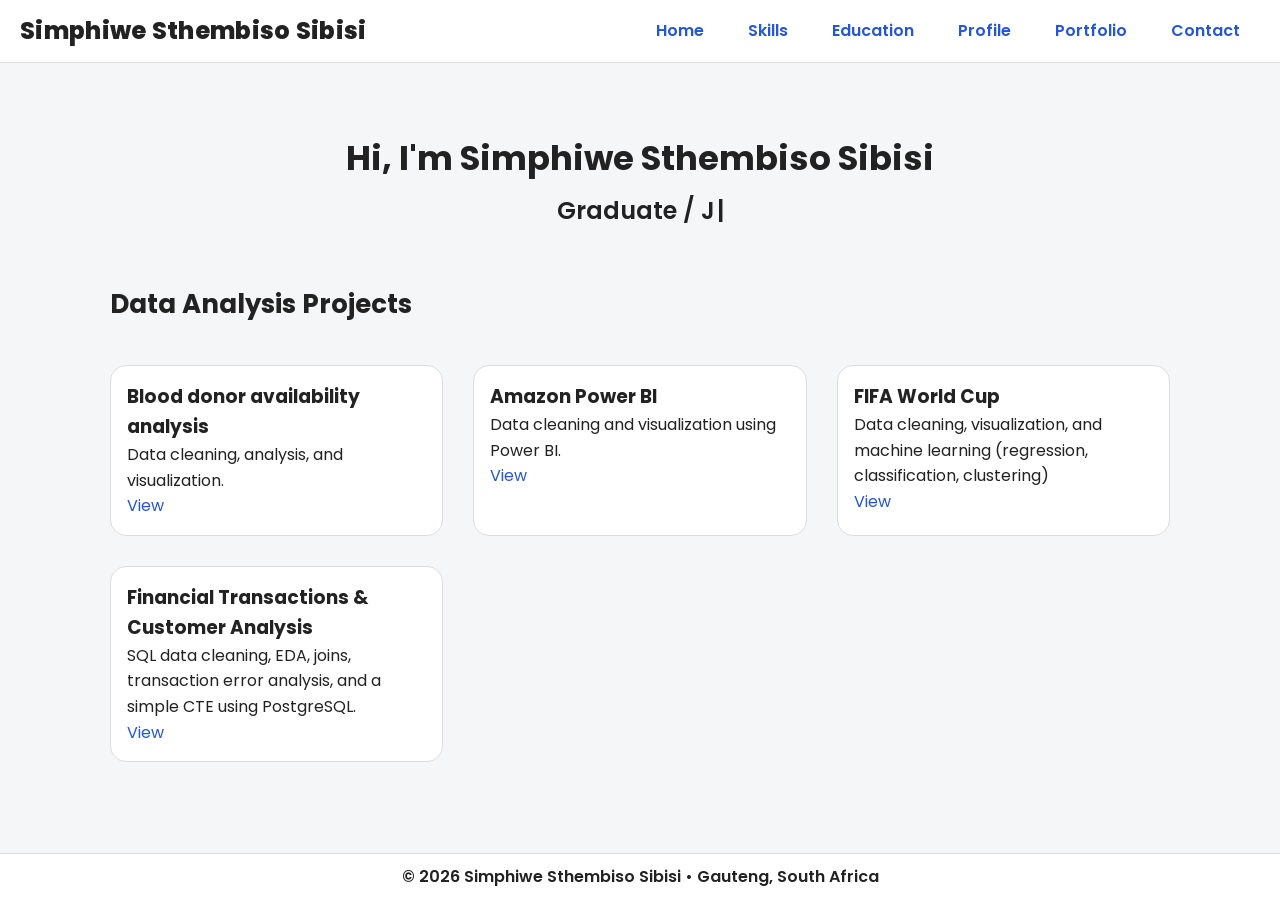
<file: index.html>
<!doctype html>
<html><head>
  <title>Home • Simphiwe Sthembiso Sibisi</title>
  
    <meta charset="UTF-8">
    <meta name="viewport" content="width=device-width, initial-scale=1.0">
    <link rel="stylesheet" href="stylesheet.css">
    <link href='https://fonts.googleapis.com/css2?family=Poppins:wght@400;600;800&display=swap' rel='stylesheet'>
    <script defer src="index.js"></script>

</head><body>
  
<header>
  <div id="brand"><h2>Simphiwe Sthembiso Sibisi</h2></div>
  <nav class="desktop">
    <a href="index.html">Home</a>
    <a href="skills.html">Skills</a>
    <a href="education.html">Education</a>
    <a href="profile.html">Profile</a>
    <a href="portfolio.html">Portfolio</a>
    <a href="contact.html">Contact</a>
  </nav>
  <button id="hamburger" aria-label="Open menu">
    <span></span><span></span><span></span>
  </button>
</header>
<nav class="mobile" id="mobileMenu">
  <a href="index.html">Home</a>
  <a href="skills.html">Skills</a>
  <a href="education.html">Education</a>
  <a href="profile.html">Profile</a>
  <a href="portfolio.html">Portfolio</a>
  <a href="contact.html">Contact</a>
</nav>

  <main class="container">
    <section class="hero">
      <h1>Hi, I'm Simphiwe Sthembiso Sibisi</h1>
      <p id="typewriter" class="typewriter"></p>
    </section>

    <h2 class="section-title">Data Analysis Projects</h2><br>
    <div class="grid">
      <div class="card">
        <h3>Blood donor availability analysis</h3>
        <p>Data cleaning, analysis, and visualization.</p>
        <a href="Datasets/blood_donor.html ">View</a>
      </div>

      <div class="card">
        <h3>Amazon Power BI</h3>
        <p>Data cleaning and visualization using Power BI.</p>
        <a href="Amazon PBi.html ">View</a>
      </div>

      <div class="card">
        <h3>FIFA World Cup</h3>
        <p>Data cleaning, visualization, and machine learning (regression, classification, clustering)</p>
        <a href="Datasets/FIFA.html ">View</a>
      </div>

      <div class="card">
        <h3>Financial Transactions & Customer Analysis</h3>
        <p>SQL data cleaning, EDA, joins, transaction error analysis, and a simple CTE using PostgreSQL.</p>
        <a href="sql-project.html">View</a>
      </div>
    </div>
    <br><br><br>
  </main>
  
<div class="footer">
  <p>© 2026 Simphiwe Sthembiso Sibisi • Gauteng, South Africa</p>
</div>

</body></html>
</file>
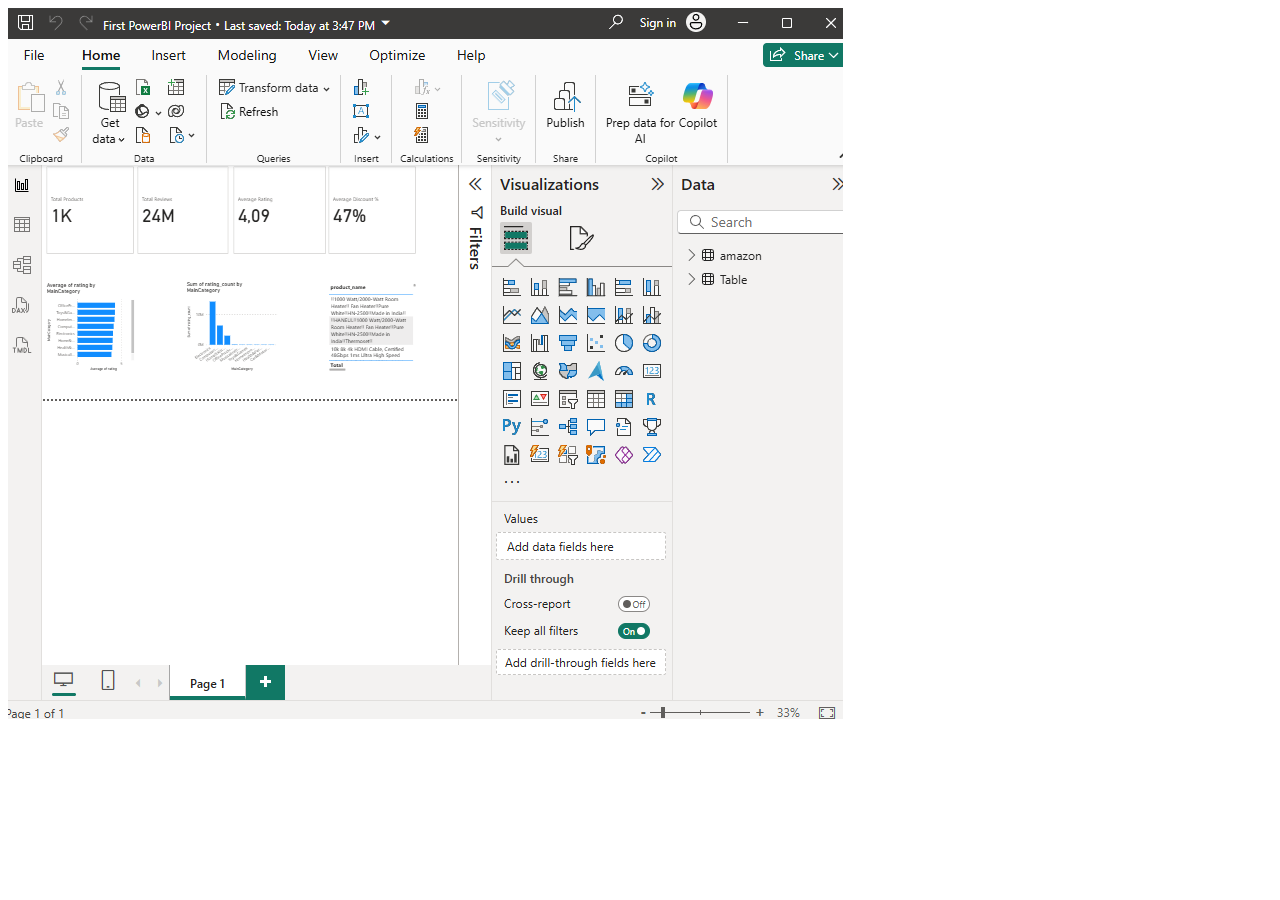
<file: Amazon PBi.html>
<!DOCTYPE html><html><head><meta charset='utf-8'><title>Converted document</title></head><body><div><img alt='' src='[data-uri]'/></div></body>
<!--<div style="text-align: center; margin-top: 20px;"><a href="C:\Users\Neli\Documents\Simphiwe\personal projects\Portfolio\index.html" style="display: inline-block; padding: 16px 35px; background-color: #ffb6c1; color: #333; text-decoration: none; border: 2px solid #ff99aa; border-radius: 10px; font-weight: bold; font-size: 20px; box-shadow: 0 6px 8px rgba(0,0,0,0.1); transition: all 0.3s ease;">Back To Home Page</a></div>-->
</file>
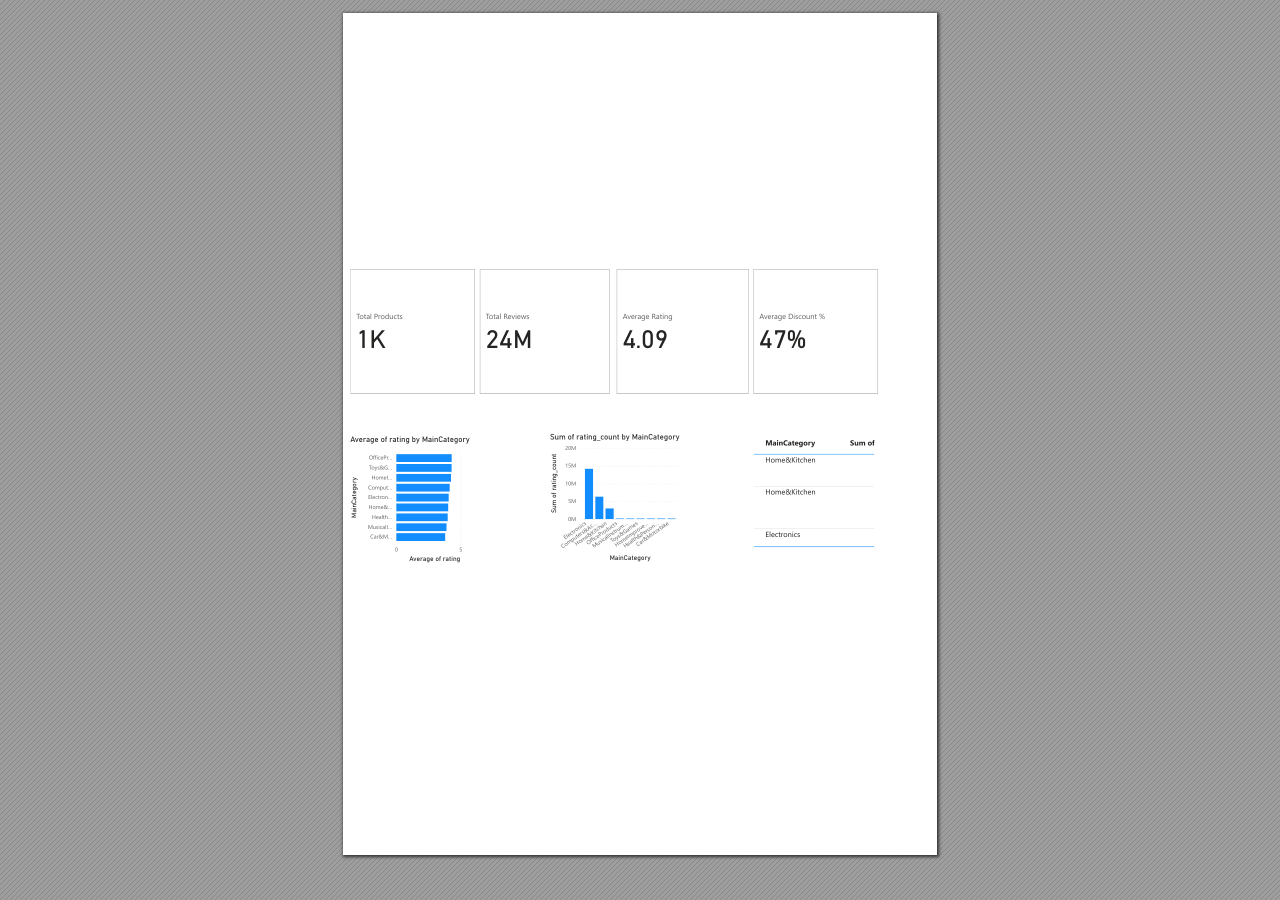
<file: Amazon Power BI Analysis.html>
<!DOCTYPE html>
<!-- Created by pdf2htmlEX (https://github.com/pdf2htmlEX/pdf2htmlEX) -->
<html xmlns="http://www.w3.org/1999/xhtml">
<head>
<meta charset="utf-8"/>
<meta name="generator" content="pdf2htmlEX"/>
<meta http-equiv="X-UA-Compatible" content="IE=edge,chrome=1"/>
<style type="text/css">
/*! 
 * Base CSS for pdf2htmlEX
 * Copyright 2012,2013 Lu Wang <coolwanglu@gmail.com> 
 * https://github.com/pdf2htmlEX/pdf2htmlEX/blob/master/share/LICENSE
 */#sidebar{position:absolute;top:0;left:0;bottom:0;width:250px;padding:0;margin:0;overflow:auto}#page-container{position:absolute;top:0;left:0;margin:0;padding:0;border:0}@media screen{#sidebar.opened+#page-container{left:250px}#page-container{bottom:0;right:0;overflow:auto}.loading-indicator{display:none}.loading-indicator.active{display:block;position:absolute;width:64px;height:64px;top:50%;left:50%;margin-top:-32px;margin-left:-32px}.loading-indicator img{position:absolute;top:0;left:0;bottom:0;right:0}}@media print{@page{margin:0}html{margin:0}body{margin:0;-webkit-print-color-adjust:exact}#sidebar{display:none}#page-container{width:auto;height:auto;overflow:visible;background-color:transparent}.d{display:none}}.pf{position:relative;background-color:white;overflow:hidden;margin:0;border:0}.pc{position:absolute;border:0;padding:0;margin:0;top:0;left:0;width:100%;height:100%;overflow:hidden;display:block;transform-origin:0 0;-ms-transform-origin:0 0;-webkit-transform-origin:0 0}.pc.opened{display:block}.bf{position:absolute;border:0;margin:0;top:0;bottom:0;width:100%;height:100%;-ms-user-select:none;-moz-user-select:none;-webkit-user-select:none;user-select:none}.bi{position:absolute;border:0;margin:0;-ms-user-select:none;-moz-user-select:none;-webkit-user-select:none;user-select:none}@media print{.pf{margin:0;box-shadow:none;page-break-after:always;page-break-inside:avoid}@-moz-document url-prefix(){.pf{overflow:visible;border:1px solid #fff}.pc{overflow:visible}}}.c{position:absolute;border:0;padding:0;margin:0;overflow:hidden;display:block}.t{position:absolute;white-space:pre;font-size:1px;transform-origin:0 100%;-ms-transform-origin:0 100%;-webkit-transform-origin:0 100%;unicode-bidi:bidi-override;-moz-font-feature-settings:"liga" 0}.t:after{content:''}.t:before{content:'';display:inline-block}.t span{position:relative;unicode-bidi:bidi-override}._{display:inline-block;color:transparent;z-index:-1}::selection{background:rgba(127,255,255,0.4)}::-moz-selection{background:rgba(127,255,255,0.4)}.pi{display:none}.d{position:absolute;transform-origin:0 100%;-ms-transform-origin:0 100%;-webkit-transform-origin:0 100%}.it{border:0;background-color:rgba(255,255,255,0.0)}.ir:hover{cursor:pointer}</style>
<style type="text/css">
/*! 
 * Fancy styles for pdf2htmlEX
 * Copyright 2012,2013 Lu Wang <coolwanglu@gmail.com> 
 * https://github.com/pdf2htmlEX/pdf2htmlEX/blob/master/share/LICENSE
 */@keyframes fadein{from{opacity:0}to{opacity:1}}@-webkit-keyframes fadein{from{opacity:0}to{opacity:1}}@keyframes swing{0{transform:rotate(0)}10%{transform:rotate(0)}90%{transform:rotate(720deg)}100%{transform:rotate(720deg)}}@-webkit-keyframes swing{0{-webkit-transform:rotate(0)}10%{-webkit-transform:rotate(0)}90%{-webkit-transform:rotate(720deg)}100%{-webkit-transform:rotate(720deg)}}@media screen{#sidebar{background-color:#2f3236;background-image:url("[data-uri]")}#outline{font-family:Georgia,Times,"Times New Roman",serif;font-size:13px;margin:2em 1em}#outline ul{padding:0}#outline li{list-style-type:none;margin:1em 0}#outline li>ul{margin-left:1em}#outline a,#outline a:visited,#outline a:hover,#outline a:active{line-height:1.2;color:#e8e8e8;text-overflow:ellipsis;white-space:nowrap;text-decoration:none;display:block;overflow:hidden;outline:0}#outline a:hover{color:#0cf}#page-container{background-color:#9e9e9e;background-image:url("[data-uri]");-webkit-transition:left 500ms;transition:left 500ms}.pf{margin:13px auto;box-shadow:1px 1px 3px 1px #333;border-collapse:separate}.pc.opened{-webkit-animation:fadein 100ms;animation:fadein 100ms}.loading-indicator.active{-webkit-animation:swing 1.5s ease-in-out .01s infinite alternate none;animation:swing 1.5s ease-in-out .01s infinite alternate none}.checked{background:no-repeat url([data-uri])}}</style>
<style type="text/css">
.ff0{font-family:sans-serif;visibility:hidden;}
@font-face{font-family:ff1;src:url('[data-uri]')format("woff");}.ff1{font-family:ff1;line-height:0.986328;font-style:normal;font-weight:normal;visibility:visible;}
@font-face{font-family:ff2;src:url('[data-uri]')format("woff");}.ff2{font-family:ff2;line-height:0.864258;font-style:normal;font-weight:normal;visibility:visible;}
@font-face{font-family:ff3;src:url('[data-uri]')format("woff");}.ff3{font-family:ff3;line-height:0.986816;font-style:normal;font-weight:normal;visibility:visible;}
@font-face{font-family:ff4;src:url('[data-uri]')format("woff");}.ff4{font-family:ff4;line-height:0.751953;font-style:normal;font-weight:normal;visibility:visible;}
.m1{transform:matrix(0.000000,-0.250000,0.250000,0.000000,0,0);-ms-transform:matrix(0.000000,-0.250000,0.250000,0.000000,0,0);-webkit-transform:matrix(0.000000,-0.250000,0.250000,0.000000,0,0);}
.m2{transform:matrix(0.204788,-0.143394,0.143394,0.204788,0,0);-ms-transform:matrix(0.204788,-0.143394,0.143394,0.204788,0,0);-webkit-transform:matrix(0.204788,-0.143394,0.143394,0.204788,0,0);}
.m0{transform:matrix(0.250000,0.000000,0.000000,0.250000,0,0);-ms-transform:matrix(0.250000,0.000000,0.000000,0.250000,0,0);-webkit-transform:matrix(0.250000,0.000000,0.000000,0.250000,0,0);}
.v0{vertical-align:0.000000px;}
.ls0{letter-spacing:0.000000px;}
.sc_{text-shadow:none;}
.sc0{text-shadow:-0.015em 0 transparent,0 0.015em transparent,0.015em 0 transparent,0 -0.015em  transparent;}
@media screen and (-webkit-min-device-pixel-ratio:0){
.sc_{-webkit-text-stroke:0px transparent;}
.sc0{-webkit-text-stroke:0.015em transparent;text-shadow:none;}
}
.ws0{word-spacing:0.000000px;}
._0{margin-left:-3.070499px;}
._1{margin-left:-1.947457px;}
._3{width:1.105860px;}
._2{width:244.923973px;}
.fc2{color:transparent;}
.fc1{color:rgb(37,36,35);}
.fc0{color:rgb(96,94,92);}
.fs5{font-size:22.312474px;}
.fs3{font-size:22.312480px;}
.fs4{font-size:29.758480px;}
.fs0{font-size:29.771360px;}
.fs2{font-size:34.720840px;}
.fs1{font-size:111.642400px;}
.y0{bottom:0.000000px;}
.y1c{bottom:0.835000px;}
.y9{bottom:1.073000px;}
.y6{bottom:1.396000px;}
.y2{bottom:1.861000px;}
.y30{bottom:2.791000px;}
.y4{bottom:5.117000px;}
.y28{bottom:8.839000px;}
.y2e{bottom:9.304000px;}
.y8{bottom:10.374000px;}
.y1f{bottom:12.681756px;}
.y22{bottom:12.836048px;}
.y25{bottom:12.984495px;}
.y24{bottom:14.115753px;}
.y26{bottom:14.727084px;}
.y20{bottom:15.075493px;}
.y21{bottom:15.966912px;}
.y23{bottom:18.360675px;}
.y1e{bottom:21.663000px;}
.y14{bottom:23.315060px;}
.y2a{bottom:23.724000px;}
.y13{bottom:33.186150px;}
.y2c{bottom:33.958000px;}
.y17{bottom:40.210000px;}
.y12{bottom:43.057240px;}
.ya{bottom:44.244000px;}
.y1d{bottom:47.841000px;}
.y11{bottom:52.927940px;}
.y18{bottom:57.911000px;}
.y10{bottom:62.799030px;}
.yf{bottom:72.670120px;}
.y19{bottom:75.611000px;}
.ye{bottom:82.540820px;}
.yd{bottom:92.411910px;}
.y1a{bottom:93.312000px;}
.yc{bottom:102.283000px;}
.y1b{bottom:111.012000px;}
.y7{bottom:292.551000px;}
.yb{bottom:292.686000px;}
.y16{bottom:293.623000px;}
.y2f{bottom:296.738000px;}
.y2d{bottom:308.367000px;}
.y2b{bottom:326.044000px;}
.y29{bottom:368.375000px;}
.y27{bottom:400.472000px;}
.y5{bottom:411.171000px;}
.y15{bottom:413.638000px;}
.y3{bottom:501.567000px;}
.y1{bottom:533.664000px;}
.h6{height:8.838280px;}
.hc{height:8.838670px;}
.h2{height:9.768750px;}
.h15{height:11.629700px;}
.he{height:16.756145px;}
.h9{height:16.756150px;}
.hf{height:17.211300px;}
.h14{height:17.677000px;}
.ha{height:20.313650px;}
.h12{height:22.037784px;}
.h3{height:22.357594px;}
.h10{height:22.386667px;}
.h7{height:23.701042px;}
.h4{height:28.375800px;}
.h11{height:32.097300px;}
.h13{height:42.331300px;}
.h5{height:76.209021px;}
.hb{height:115.694000px;}
.h8{height:115.829000px;}
.hd{height:117.225000px;}
.h0{height:841.920000px;}
.h1{height:842.000000px;}
.wa{width:26.514800px;}
.w2{width:46.517600px;}
.w4{width:49.773800px;}
.w3{width:65.589800px;}
.w9{width:84.662500px;}
.w6{width:124.997000px;}
.w5{width:125.132000px;}
.w8{width:129.749000px;}
.w7{width:129.784000px;}
.w0{width:594.960000px;}
.w1{width:595.000000px;}
.x0{left:0.000000px;}
.x15{left:2.326000px;}
.x8{left:6.049250px;}
.x5{left:7.260550px;}
.x1{left:13.307800px;}
.xd{left:15.023000px;}
.x9{left:18.630050px;}
.xb{left:20.074192px;}
.xa{left:21.339421px;}
.xe{left:26.346540px;}
.xf{left:37.937182px;}
.x6{left:44.780850px;}
.x7{left:59.091450px;}
.x10{left:61.990732px;}
.x11{left:66.245809px;}
.x12{left:74.947367px;}
.x13{left:87.753642px;}
.x3{left:142.838000px;}
.xc{left:207.107000px;}
.x4{left:279.770000px;}
.x2{left:416.393000px;}
.x14{left:420.114000px;}
.x16{left:504.777000px;}
@media print{
.v0{vertical-align:0.000000pt;}
.ls0{letter-spacing:0.000000pt;}
.ws0{word-spacing:0.000000pt;}
._0{margin-left:-4.093999pt;}
._1{margin-left:-2.596610pt;}
._3{width:1.474481pt;}
._2{width:326.565298pt;}
.fs5{font-size:29.749965pt;}
.fs3{font-size:29.749973pt;}
.fs4{font-size:39.677973pt;}
.fs0{font-size:39.695147pt;}
.fs2{font-size:46.294453pt;}
.fs1{font-size:148.856533pt;}
.y0{bottom:0.000000pt;}
.y1c{bottom:1.113333pt;}
.y9{bottom:1.430667pt;}
.y6{bottom:1.861333pt;}
.y2{bottom:2.481333pt;}
.y30{bottom:3.721333pt;}
.y4{bottom:6.822667pt;}
.y28{bottom:11.785333pt;}
.y2e{bottom:12.405333pt;}
.y8{bottom:13.832000pt;}
.y1f{bottom:16.909008pt;}
.y22{bottom:17.114731pt;}
.y25{bottom:17.312660pt;}
.y24{bottom:18.821003pt;}
.y26{bottom:19.636112pt;}
.y20{bottom:20.100658pt;}
.y21{bottom:21.289216pt;}
.y23{bottom:24.480900pt;}
.y1e{bottom:28.884000pt;}
.y14{bottom:31.086747pt;}
.y2a{bottom:31.632000pt;}
.y13{bottom:44.248200pt;}
.y2c{bottom:45.277333pt;}
.y17{bottom:53.613333pt;}
.y12{bottom:57.409653pt;}
.ya{bottom:58.992000pt;}
.y1d{bottom:63.788000pt;}
.y11{bottom:70.570587pt;}
.y18{bottom:77.214667pt;}
.y10{bottom:83.732040pt;}
.yf{bottom:96.893493pt;}
.y19{bottom:100.814667pt;}
.ye{bottom:110.054427pt;}
.yd{bottom:123.215880pt;}
.y1a{bottom:124.416000pt;}
.yc{bottom:136.377333pt;}
.y1b{bottom:148.016000pt;}
.y7{bottom:390.068000pt;}
.yb{bottom:390.248000pt;}
.y16{bottom:391.497333pt;}
.y2f{bottom:395.650667pt;}
.y2d{bottom:411.156000pt;}
.y2b{bottom:434.725333pt;}
.y29{bottom:491.166667pt;}
.y27{bottom:533.962667pt;}
.y5{bottom:548.228000pt;}
.y15{bottom:551.517333pt;}
.y3{bottom:668.756000pt;}
.y1{bottom:711.552000pt;}
.h6{height:11.784373pt;}
.hc{height:11.784893pt;}
.h2{height:13.025000pt;}
.h15{height:15.506267pt;}
.he{height:22.341526pt;}
.h9{height:22.341533pt;}
.hf{height:22.948400pt;}
.h14{height:23.569333pt;}
.ha{height:27.084867pt;}
.h12{height:29.383712pt;}
.h3{height:29.810125pt;}
.h10{height:29.848890pt;}
.h7{height:31.601390pt;}
.h4{height:37.834400pt;}
.h11{height:42.796400pt;}
.h13{height:56.441733pt;}
.h5{height:101.612028pt;}
.hb{height:154.258667pt;}
.h8{height:154.438667pt;}
.hd{height:156.300000pt;}
.h0{height:1122.560000pt;}
.h1{height:1122.666667pt;}
.wa{width:35.353067pt;}
.w2{width:62.023467pt;}
.w4{width:66.365067pt;}
.w3{width:87.453067pt;}
.w9{width:112.883333pt;}
.w6{width:166.662667pt;}
.w5{width:166.842667pt;}
.w8{width:172.998667pt;}
.w7{width:173.045333pt;}
.w0{width:793.280000pt;}
.w1{width:793.333333pt;}
.x0{left:0.000000pt;}
.x15{left:3.101333pt;}
.x8{left:8.065667pt;}
.x5{left:9.680733pt;}
.x1{left:17.743733pt;}
.xd{left:20.030667pt;}
.x9{left:24.840067pt;}
.xb{left:26.765590pt;}
.xa{left:28.452561pt;}
.xe{left:35.128720pt;}
.xf{left:50.582910pt;}
.x6{left:59.707800pt;}
.x7{left:78.788600pt;}
.x10{left:82.654309pt;}
.x11{left:88.327745pt;}
.x12{left:99.929822pt;}
.x13{left:117.004856pt;}
.x3{left:190.450667pt;}
.xc{left:276.142667pt;}
.x4{left:373.026667pt;}
.x2{left:555.190667pt;}
.x14{left:560.152000pt;}
.x16{left:673.036000pt;}
}
</style>
<script>
/*
 Copyright 2012 Mozilla Foundation 
 Copyright 2013 Lu Wang <coolwanglu@gmail.com>
 Apachine License Version 2.0 
*/
(function(){function b(a,b,e,f){var c=(a.className||"").split(/\s+/g);""===c[0]&&c.shift();var d=c.indexOf(b);0>d&&e&&c.push(b);0<=d&&f&&c.splice(d,1);a.className=c.join(" ");return 0<=d}if(!("classList"in document.createElement("div"))){var e={add:function(a){b(this.element,a,!0,!1)},contains:function(a){return b(this.element,a,!1,!1)},remove:function(a){b(this.element,a,!1,!0)},toggle:function(a){b(this.element,a,!0,!0)}};Object.defineProperty(HTMLElement.prototype,"classList",{get:function(){if(this._classList)return this._classList;
var a=Object.create(e,{element:{value:this,writable:!1,enumerable:!0}});Object.defineProperty(this,"_classList",{value:a,writable:!1,enumerable:!1});return a},enumerable:!0})}})();
</script>
<script>
(function(){/*
 pdf2htmlEX.js: Core UI functions for pdf2htmlEX 
 Copyright 2012,2013 Lu Wang <coolwanglu@gmail.com> and other contributors 
 https://github.com/pdf2htmlEX/pdf2htmlEX/blob/master/share/LICENSE 
*/
var pdf2htmlEX=window.pdf2htmlEX=window.pdf2htmlEX||{},CSS_CLASS_NAMES={page_frame:"pf",page_content_box:"pc",page_data:"pi",background_image:"bi",link:"l",input_radio:"ir",__dummy__:"no comma"},DEFAULT_CONFIG={container_id:"page-container",sidebar_id:"sidebar",outline_id:"outline",loading_indicator_cls:"loading-indicator",preload_pages:3,render_timeout:100,scale_step:0.9,key_handler:!0,hashchange_handler:!0,view_history_handler:!0,__dummy__:"no comma"},EPS=1E-6;
function invert(a){var b=a[0]*a[3]-a[1]*a[2];return[a[3]/b,-a[1]/b,-a[2]/b,a[0]/b,(a[2]*a[5]-a[3]*a[4])/b,(a[1]*a[4]-a[0]*a[5])/b]}function transform(a,b){return[a[0]*b[0]+a[2]*b[1]+a[4],a[1]*b[0]+a[3]*b[1]+a[5]]}function get_page_number(a){return parseInt(a.getAttribute("data-page-no"),16)}function disable_dragstart(a){for(var b=0,c=a.length;b<c;++b)a[b].addEventListener("dragstart",function(){return!1},!1)}
function clone_and_extend_objs(a){for(var b={},c=0,e=arguments.length;c<e;++c){var h=arguments[c],d;for(d in h)h.hasOwnProperty(d)&&(b[d]=h[d])}return b}
function Page(a){if(a){this.shown=this.loaded=!1;this.page=a;this.num=get_page_number(a);this.original_height=a.clientHeight;this.original_width=a.clientWidth;var b=a.getElementsByClassName(CSS_CLASS_NAMES.page_content_box)[0];b&&(this.content_box=b,this.original_scale=this.cur_scale=this.original_height/b.clientHeight,this.page_data=JSON.parse(a.getElementsByClassName(CSS_CLASS_NAMES.page_data)[0].getAttribute("data-data")),this.ctm=this.page_data.ctm,this.ictm=invert(this.ctm),this.loaded=!0)}}
Page.prototype={hide:function(){this.loaded&&this.shown&&(this.content_box.classList.remove("opened"),this.shown=!1)},show:function(){this.loaded&&!this.shown&&(this.content_box.classList.add("opened"),this.shown=!0)},rescale:function(a){this.cur_scale=0===a?this.original_scale:a;this.loaded&&(a=this.content_box.style,a.msTransform=a.webkitTransform=a.transform="scale("+this.cur_scale.toFixed(3)+")");a=this.page.style;a.height=this.original_height*this.cur_scale+"px";a.width=this.original_width*this.cur_scale+
"px"},view_position:function(){var a=this.page,b=a.parentNode;return[b.scrollLeft-a.offsetLeft-a.clientLeft,b.scrollTop-a.offsetTop-a.clientTop]},height:function(){return this.page.clientHeight},width:function(){return this.page.clientWidth}};function Viewer(a){this.config=clone_and_extend_objs(DEFAULT_CONFIG,0<arguments.length?a:{});this.pages_loading=[];this.init_before_loading_content();var b=this;document.addEventListener("DOMContentLoaded",function(){b.init_after_loading_content()},!1)}
Viewer.prototype={scale:1,cur_page_idx:0,first_page_idx:0,init_before_loading_content:function(){this.pre_hide_pages()},initialize_radio_button:function(){for(var a=document.getElementsByClassName(CSS_CLASS_NAMES.input_radio),b=0;b<a.length;b++)a[b].addEventListener("click",function(){this.classList.toggle("checked")})},init_after_loading_content:function(){this.sidebar=document.getElementById(this.config.sidebar_id);this.outline=document.getElementById(this.config.outline_id);this.container=document.getElementById(this.config.container_id);
this.loading_indicator=document.getElementsByClassName(this.config.loading_indicator_cls)[0];for(var a=!0,b=this.outline.childNodes,c=0,e=b.length;c<e;++c)if("ul"===b[c].nodeName.toLowerCase()){a=!1;break}a||this.sidebar.classList.add("opened");this.find_pages();if(0!=this.pages.length){disable_dragstart(document.getElementsByClassName(CSS_CLASS_NAMES.background_image));this.config.key_handler&&this.register_key_handler();var h=this;this.config.hashchange_handler&&window.addEventListener("hashchange",
function(a){h.navigate_to_dest(document.location.hash.substring(1))},!1);this.config.view_history_handler&&window.addEventListener("popstate",function(a){a.state&&h.navigate_to_dest(a.state)},!1);this.container.addEventListener("scroll",function(){h.update_page_idx();h.schedule_render(!0)},!1);[this.outline].concat(Array.from(this.container.querySelectorAll("a.l"))).forEach(function(a){a.addEventListener("click",h.link_handler.bind(h),!1)});this.initialize_radio_button();this.render()}},find_pages:function(){for(var a=
[],b={},c=this.container.childNodes,e=0,h=c.length;e<h;++e){var d=c[e];d.nodeType===Node.ELEMENT_NODE&&d.classList.contains(CSS_CLASS_NAMES.page_frame)&&(d=new Page(d),a.push(d),b[d.num]=a.length-1)}this.pages=a;this.page_map=b},load_page:function(a,b,c){var e=this.pages;if(!(a>=e.length||(e=e[a],e.loaded||this.pages_loading[a]))){var e=e.page,h=e.getAttribute("data-page-url");if(h){this.pages_loading[a]=!0;var d=e.getElementsByClassName(this.config.loading_indicator_cls)[0];"undefined"===typeof d&&
(d=this.loading_indicator.cloneNode(!0),d.classList.add("active"),e.appendChild(d));var f=this,g=new XMLHttpRequest;g.open("GET",h,!0);g.onload=function(){if(200===g.status||0===g.status){var b=document.createElement("div");b.innerHTML=g.responseText;for(var d=null,b=b.childNodes,e=0,h=b.length;e<h;++e){var p=b[e];if(p.nodeType===Node.ELEMENT_NODE&&p.classList.contains(CSS_CLASS_NAMES.page_frame)){d=p;break}}b=f.pages[a];f.container.replaceChild(d,b.page);b=new Page(d);f.pages[a]=b;b.hide();b.rescale(f.scale);
disable_dragstart(d.getElementsByClassName(CSS_CLASS_NAMES.background_image));f.schedule_render(!1);c&&c(b)}delete f.pages_loading[a]};g.send(null)}void 0===b&&(b=this.config.preload_pages);0<--b&&(f=this,setTimeout(function(){f.load_page(a+1,b)},0))}},pre_hide_pages:function(){var a="@media screen{."+CSS_CLASS_NAMES.page_content_box+"{display:none;}}",b=document.createElement("style");b.styleSheet?b.styleSheet.cssText=a:b.appendChild(document.createTextNode(a));document.head.appendChild(b)},render:function(){for(var a=
this.container,b=a.scrollTop,c=a.clientHeight,a=b-c,b=b+c+c,c=this.pages,e=0,h=c.length;e<h;++e){var d=c[e],f=d.page,g=f.offsetTop+f.clientTop,f=g+f.clientHeight;g<=b&&f>=a?d.loaded?d.show():this.load_page(e):d.hide()}},update_page_idx:function(){var a=this.pages,b=a.length;if(!(2>b)){for(var c=this.container,e=c.scrollTop,c=e+c.clientHeight,h=-1,d=b,f=d-h;1<f;){var g=h+Math.floor(f/2),f=a[g].page;f.offsetTop+f.clientTop+f.clientHeight>=e?d=g:h=g;f=d-h}this.first_page_idx=d;for(var g=h=this.cur_page_idx,
k=0;d<b;++d){var f=a[d].page,l=f.offsetTop+f.clientTop,f=f.clientHeight;if(l>c)break;f=(Math.min(c,l+f)-Math.max(e,l))/f;if(d===h&&Math.abs(f-1)<=EPS){g=h;break}f>k&&(k=f,g=d)}this.cur_page_idx=g}},schedule_render:function(a){if(void 0!==this.render_timer){if(!a)return;clearTimeout(this.render_timer)}var b=this;this.render_timer=setTimeout(function(){delete b.render_timer;b.render()},this.config.render_timeout)},register_key_handler:function(){var a=this;window.addEventListener("DOMMouseScroll",function(b){if(b.ctrlKey){b.preventDefault();
var c=a.container,e=c.getBoundingClientRect(),c=[b.clientX-e.left-c.clientLeft,b.clientY-e.top-c.clientTop];a.rescale(Math.pow(a.config.scale_step,b.detail),!0,c)}},!1);window.addEventListener("keydown",function(b){var c=!1,e=b.ctrlKey||b.metaKey,h=b.altKey;switch(b.keyCode){case 61:case 107:case 187:e&&(a.rescale(1/a.config.scale_step,!0),c=!0);break;case 173:case 109:case 189:e&&(a.rescale(a.config.scale_step,!0),c=!0);break;case 48:e&&(a.rescale(0,!1),c=!0);break;case 33:h?a.scroll_to(a.cur_page_idx-
1):a.container.scrollTop-=a.container.clientHeight;c=!0;break;case 34:h?a.scroll_to(a.cur_page_idx+1):a.container.scrollTop+=a.container.clientHeight;c=!0;break;case 35:a.container.scrollTop=a.container.scrollHeight;c=!0;break;case 36:a.container.scrollTop=0,c=!0}c&&b.preventDefault()},!1)},rescale:function(a,b,c){var e=this.scale;this.scale=a=0===a?1:b?e*a:a;c||(c=[0,0]);b=this.container;c[0]+=b.scrollLeft;c[1]+=b.scrollTop;for(var h=this.pages,d=h.length,f=this.first_page_idx;f<d;++f){var g=h[f].page;
if(g.offsetTop+g.clientTop>=c[1])break}g=f-1;0>g&&(g=0);var g=h[g].page,k=g.clientWidth,f=g.clientHeight,l=g.offsetLeft+g.clientLeft,m=c[0]-l;0>m?m=0:m>k&&(m=k);k=g.offsetTop+g.clientTop;c=c[1]-k;0>c?c=0:c>f&&(c=f);for(f=0;f<d;++f)h[f].rescale(a);b.scrollLeft+=m/e*a+g.offsetLeft+g.clientLeft-m-l;b.scrollTop+=c/e*a+g.offsetTop+g.clientTop-c-k;this.schedule_render(!0)},fit_width:function(){var a=this.cur_page_idx;this.rescale(this.container.clientWidth/this.pages[a].width(),!0);this.scroll_to(a)},fit_height:function(){var a=
this.cur_page_idx;this.rescale(this.container.clientHeight/this.pages[a].height(),!0);this.scroll_to(a)},get_containing_page:function(a){for(;a;){if(a.nodeType===Node.ELEMENT_NODE&&a.classList.contains(CSS_CLASS_NAMES.page_frame)){a=get_page_number(a);var b=this.page_map;return a in b?this.pages[b[a]]:null}a=a.parentNode}return null},link_handler:function(a){var b=a.target,c=b.getAttribute("data-dest-detail");c||(b=a.currentTarget,c=b.getAttribute("data-dest-detail"));if(c){if(this.config.view_history_handler)try{var e=
this.get_current_view_hash();window.history.replaceState(e,"","#"+e);window.history.pushState(c,"","#"+c)}catch(h){}this.navigate_to_dest(c,this.get_containing_page(b));a.preventDefault()}},navigate_to_dest:function(a,b){try{var c=JSON.parse(a)}catch(e){return}if(c instanceof Array){var h=c[0],d=this.page_map;if(h in d){for(var f=d[h],h=this.pages[f],d=2,g=c.length;d<g;++d){var k=c[d];if(null!==k&&"number"!==typeof k)return}for(;6>c.length;)c.push(null);var g=b||this.pages[this.cur_page_idx],d=g.view_position(),
d=transform(g.ictm,[d[0],g.height()-d[1]]),g=this.scale,l=[0,0],m=!0,k=!1,n=this.scale;switch(c[1]){case "XYZ":l=[null===c[2]?d[0]:c[2]*n,null===c[3]?d[1]:c[3]*n];g=c[4];if(null===g||0===g)g=this.scale;k=!0;break;case "Fit":case "FitB":l=[0,0];k=!0;break;case "FitH":case "FitBH":l=[0,null===c[2]?d[1]:c[2]*n];k=!0;break;case "FitV":case "FitBV":l=[null===c[2]?d[0]:c[2]*n,0];k=!0;break;case "FitR":l=[c[2]*n,c[5]*n],m=!1,k=!0}if(k){this.rescale(g,!1);var p=this,c=function(a){l=transform(a.ctm,l);m&&
(l[1]=a.height()-l[1]);p.scroll_to(f,l)};h.loaded?c(h):(this.load_page(f,void 0,c),this.scroll_to(f))}}}},scroll_to:function(a,b){var c=this.pages;if(!(0>a||a>=c.length)){c=c[a].view_position();void 0===b&&(b=[0,0]);var e=this.container;e.scrollLeft+=b[0]-c[0];e.scrollTop+=b[1]-c[1]}},get_current_view_hash:function(){var a=[],b=this.pages[this.cur_page_idx];a.push(b.num);a.push("XYZ");var c=b.view_position(),c=transform(b.ictm,[c[0],b.height()-c[1]]);a.push(c[0]/this.scale);a.push(c[1]/this.scale);
a.push(this.scale);return JSON.stringify(a)}};pdf2htmlEX.Viewer=Viewer;})();
</script>
<script>
try{
pdf2htmlEX.defaultViewer = new pdf2htmlEX.Viewer({});
}catch(e){}
</script>
<title></title>
</head>
<body>
<div id="sidebar">
<div id="outline">
</div>
</div>
<div id="page-container">
<div id="pf1" class="pf w0 h0" data-page-no="1"><div class="pc pc1 w0 h0"><img class="bi x0 y0 w1 h1" alt="" src="[data-uri]"/><div class="c x1 y1 w2 h2"><div class="t m0 x0 h3 y2 ff1 fs0 fc0 sc0 ls0 ws0"><span class="fc2 sc0">T</span><span class="_ _0"></span><span class="fc2 sc0">otal </span><span class="fc2 sc0">Pr</span><span class="fc2 sc0">oducts</span></div></div><div class="c x1 y3 w2 h4"><div class="t m0 x0 h5 y4 ff2 fs1 fc1 sc0 ls0 ws0"><span class="fc2 sc0">1K</span></div></div><div class="c x2 y1 w3 h2"><div class="t m0 x0 h3 y2 ff1 fs0 fc0 sc0 ls0 ws0"><span class="fc2 sc0">A</span><span class="fc2 sc0">v</span><span class="fc2 sc0">erage </span><span class="fc2 sc0">Discount </span><span class="fc2 sc0">%</span></div></div><div class="c x2 y3 w3 h4"><div class="t m0 x0 h5 y4 ff2 fs1 fc1 sc0 ls0 ws0"><span class="fc2 sc0">47%</span></div></div><div class="c x3 y1 w2 h2"><div class="t m0 x0 h3 y2 ff1 fs0 fc0 sc0 ls0 ws0"><span class="fc2 sc0">T</span><span class="_ _0"></span><span class="fc2 sc0">otal </span><span class="fc2 sc0">R</span><span class="fc2 sc0">eviews</span></div></div><div class="c x3 y3 w2 h4"><div class="t m0 x0 h5 y4 ff2 fs1 fc1 sc0 ls0 ws0"><span class="fc2 sc0">24M</span></div></div><div class="c x4 y1 w4 h2"><div class="t m0 x0 h3 y2 ff1 fs0 fc0 sc0 ls0 ws0"><span class="fc2 sc0">A</span><span class="fc2 sc0">v</span><span class="fc2 sc0">erage </span><span class="fc2 sc0">Rating</span></div></div><div class="c x4 y3 w4 h4"><div class="t m0 x0 h5 y4 ff2 fs1 fc1 sc0 ls0 ws0"><span class="fc2 sc0">4.09</span></div></div><div class="c x5 y5 w5 h6"><div class="t m0 x0 h7 y6 ff2 fs2 fc1 sc0 ls0 ws0"><span class="fc2 sc0">A</span><span class="_ _1"></span><span class="fc2 sc0">v</span><span class="fc2 sc0">er</span><span class="fc2 sc0">a</span><span class="fc2 sc0">g</span><span class="fc2 sc0">e </span><span class="fc2 sc0">of</span><span class="fc2 sc0"> </span><span class="fc2 sc0">ra</span><span class="fc2 sc0">ti</span><span class="fc2 sc0">ng</span><span class="fc2 sc0"> </span><span class="fc2 sc0">b</span><span class="fc2 sc0">y</span><span class="fc2 sc0"> </span><span class="fc2 sc0">M</span><span class="fc2 sc0">a</span><span class="fc2 sc0">i</span><span class="fc2 sc0">nCa</span><span class="fc2 sc0">teg</span><span class="fc2 sc0">or</span><span class="fc2 sc0">y</span></div></div><div class="c x5 y7 w5 h8"><div class="t m0 x6 h9 y8 ff1 fs3 fc0 sc0 ls0 ws0"><span class="fc2 sc0">0</span><span class="_ _2"> </span><span class="fc2 sc0">5</span></div><div class="t m0 x7 ha y9 ff2 fs4 fc1 sc0 ls0 ws0"><span class="fc2 sc0">A</span><span class="_ _1"></span><span class="fc2 sc0">v</span><span class="fc2 sc0">er</span><span class="fc2 sc0">a</span><span class="fc2 sc0">g</span><span class="fc2 sc0">e </span><span class="fc2 sc0">of</span><span class="fc2 sc0"> </span><span class="fc2 sc0">ra</span><span class="fc2 sc0">ti</span><span class="fc2 sc0">ng</span></div><div class="t m1 x8 ha ya ff2 fs4 fc1 sc0 ls0 ws0"><span class="fc2 sc0">M</span><span class="fc2 sc0">a</span><span class="fc2 sc0">i</span><span class="fc2 sc0">nCa</span><span class="fc2 sc0">teg</span><span class="fc2 sc0">or</span><span class="fc2 sc0">y</span></div></div><div class="c x5 yb w6 hb"><div class="t m0 x9 h9 yc ff1 fs3 fc0 sc0 ls0 ws0"><span class="fc2 sc0">OfficePr</span><span class="_ _1"></span><span class="fc2 sc0">…</span></div><div class="t m0 x9 h9 yd ff1 fs3 fc0 sc0 ls0 ws0"><span class="fc2 sc0">T</span><span class="_ _0"></span><span class="fc2 sc0">oys&amp;G…</span></div><div class="t m0 xa h9 ye ff1 fs3 fc0 sc0 ls0 ws0"><span class="fc2 sc0">HomeI…</span></div><div class="t m0 x9 h9 yf ff1 fs3 fc0 sc0 ls0 ws0"><span class="fc2 sc0">Comput…</span></div><div class="t m0 x9 h9 y10 ff1 fs3 fc0 sc0 ls0 ws0"><span class="fc2 sc0">Electr</span><span class="fc2 sc0">on…</span></div><div class="t m0 x9 h9 y11 ff1 fs3 fc0 sc0 ls0 ws0"><span class="fc2 sc0">Home&amp;…</span></div><div class="t m0 xa h9 y12 ff1 fs3 fc0 sc0 ls0 ws0"><span class="fc2 sc0">Health…</span></div><div class="t m0 x9 h9 y13 ff1 fs3 fc0 sc0 ls0 ws0"><span class="fc2 sc0">MusicalI…</span></div><div class="t m0 xb h9 y14 ff1 fs3 fc0 sc0 ls0 ws0"><span class="fc2 sc0">Car&amp;M…</span></div></div><div class="c xc y15 w7 hc"><div class="t m0 x0 h7 y6 ff2 fs2 fc1 sc0 ls0 ws0"><span class="fc2 sc0">S</span><span class="fc2 sc0">u</span><span class="fc2 sc0">m </span><span class="fc2 sc0">of</span><span class="fc2 sc0"> </span><span class="fc2 sc0">ra</span><span class="fc2 sc0">ti</span><span class="fc2 sc0">ng</span><span class="fc2 sc0">_c</span><span class="fc2 sc0">ou</span><span class="fc2 sc0">nt </span><span class="fc2 sc0">b</span><span class="fc2 sc0">y</span><span class="fc2 sc0"> </span><span class="fc2 sc0">M</span><span class="fc2 sc0">a</span><span class="fc2 sc0">i</span><span class="fc2 sc0">nCa</span><span class="fc2 sc0">teg</span><span class="fc2 sc0">or</span><span class="fc2 sc0">y</span></div></div><div class="c xc y16 w7 hd"><div class="t m0 x9 h9 y17 ff1 fs3 fc0 sc0 ls0 ws0"><span class="fc2 sc0">0M</span></div><div class="t m0 x9 h9 y18 ff1 fs3 fc0 sc0 ls0 ws0"><span class="fc2 sc0">5M</span></div><div class="t m0 xd h9 y19 ff1 fs3 fc0 sc0 ls0 ws0"><span class="fc2 sc0">10M</span></div><div class="t m0 xd h9 y1a ff1 fs3 fc0 sc0 ls0 ws0"><span class="fc2 sc0">15M</span></div><div class="t m0 xd h9 y1b ff1 fs3 fc0 sc0 ls0 ws0"><span class="fc2 sc0">20M</span></div><div class="t m0 x7 ha y1c ff2 fs4 fc1 sc0 ls0 ws0"><span class="fc2 sc0">M</span><span class="fc2 sc0">a</span><span class="fc2 sc0">i</span><span class="fc2 sc0">nCa</span><span class="fc2 sc0">teg</span><span class="fc2 sc0">or</span><span class="fc2 sc0">y</span></div><div class="t m1 x8 ha y1d ff2 fs4 fc1 sc0 ls0 ws0"><span class="fc2 sc0">S</span><span class="fc2 sc0">u</span><span class="fc2 sc0">m </span><span class="fc2 sc0">of</span><span class="fc2 sc0"> </span><span class="fc2 sc0">r</span><span class="fc2 sc0">a</span><span class="fc2 sc0">ti</span><span class="fc2 sc0">ng</span><span class="fc2 sc0">_c</span><span class="fc2 sc0">ou</span><span class="fc2 sc0">nt</span></div></div><div class="c xc y16 w8 hd"><div class="t m2 xd he y1e ff1 fs5 fc0 sc0 ls0 ws0"><span class="fc2 sc0">Electr</span><span class="fc2 sc0">onics</span></div><div class="t m2 x1 he y1f ff1 fs5 fc0 sc0 ls0 ws0"><span class="fc2 sc0">Comput</span><span class="fc2 sc0">er</span><span class="fc2 sc0">s&amp;Ac…</span></div><div class="t m2 xe he y20 ff1 fs5 fc0 sc0 ls0 ws0"><span class="fc2 sc0">Home&amp;Kit</span><span class="fc2 sc0">chen</span></div><div class="t m2 xf he y21 ff1 fs5 fc0 sc0 ls0 ws0"><span class="fc2 sc0">OfficePr</span><span class="fc2 sc0">oducts</span></div><div class="t m2 x6 he y22 ff1 fs5 fc0 sc0 ls0 ws0"><span class="fc2 sc0">MusicalInstrum…</span></div><div class="t m2 x10 he y23 ff1 fs5 fc0 sc0 ls0 ws0"><span class="fc2 sc0">T</span><span class="_ _0"></span><span class="fc2 sc0">oys&amp;Games</span></div><div class="t m2 x11 he y24 ff1 fs5 fc0 sc0 ls0 ws0"><span class="fc2 sc0">HomeImpr</span><span class="fc2 sc0">ov</span><span class="fc2 sc0">e…</span></div><div class="t m2 x12 he y25 ff1 fs5 fc0 sc0 ls0 ws0"><span class="fc2 sc0">Health&amp;P</span><span class="fc2 sc0">er</span><span class="fc2 sc0">son…</span></div><div class="t m2 x13 he y26 ff1 fs5 fc0 sc0 ls0 ws0"><span class="fc2 sc0">Car&amp;Mot</span><span class="fc2 sc0">orbik</span><span class="fc2 sc0">e</span></div></div><div class="c x14 y27 w9 hf"><div class="t m0 x15 h10 y28 ff3 fs0 fc1 sc0 ls0 ws0"><span class="fc2 sc0">MainCat</span><span class="fc2 sc0">egor</span><span class="_ _3"></span><span class="fc2 sc0">y</span></div></div><div class="c x16 y27 wa hf"><div class="t m0 x15 h10 y28 ff3 fs0 fc1 sc0 ls0 ws0"><span class="fc2 sc0">Sum </span><span class="fc2 sc0">o</span><span class="fc2 sc0">f</span></div></div><div class="c x14 y29 w9 h11"><div class="t m0 x15 h12 y2a ff4 fs0 fc1 sc0 ls0 ws0"><span class="fc2 sc0">Home&amp;Kit</span><span class="fc2 sc0">chen</span></div></div><div class="c x14 y2b w9 h13"><div class="t m0 x15 h12 y2c ff4 fs0 fc1 sc0 ls0 ws0"><span class="fc2 sc0">Home&amp;Kit</span><span class="fc2 sc0">chen</span></div></div><div class="c x14 y2d w9 h14"><div class="t m0 x15 h12 y2e ff4 fs0 fc1 sc0 ls0 ws0"><span class="fc2 sc0">Electr</span><span class="fc2 sc0">onics</span></div></div><div class="c x14 y2f w9 h15"><div class="t m0 x15 h10 y30 ff3 fs0 fc1 sc0 ls0 ws0"><span class="fc2 sc0"></span></div></div></div><div class="pi" data-data='{"ctm":[1.000000,0.000000,0.000000,1.000000,0.000000,0.000000]}'></div></div>
</div>
<div class="loading-indicator">
<img alt="" src="[data-uri]"/>
</div>
<div style="text-align: center; margin-top: 20px;"><a href="C:\Users\Neli\Documents\Simphiwe\personal projects\Portfolio\home.html" style="display: inline-block; padding: 16px 35px; background-color: #ffb6c1; color: #333; text-decoration: none; border: 2px solid #ff99aa; border-radius: 10px; font-weight: bold; font-size: 20px; box-shadow: 0 6px 8px rgba(0,0,0,0.1); transition: all 0.3s ease;">Back To Home Page</a></div>
</body>
</html>
</file>
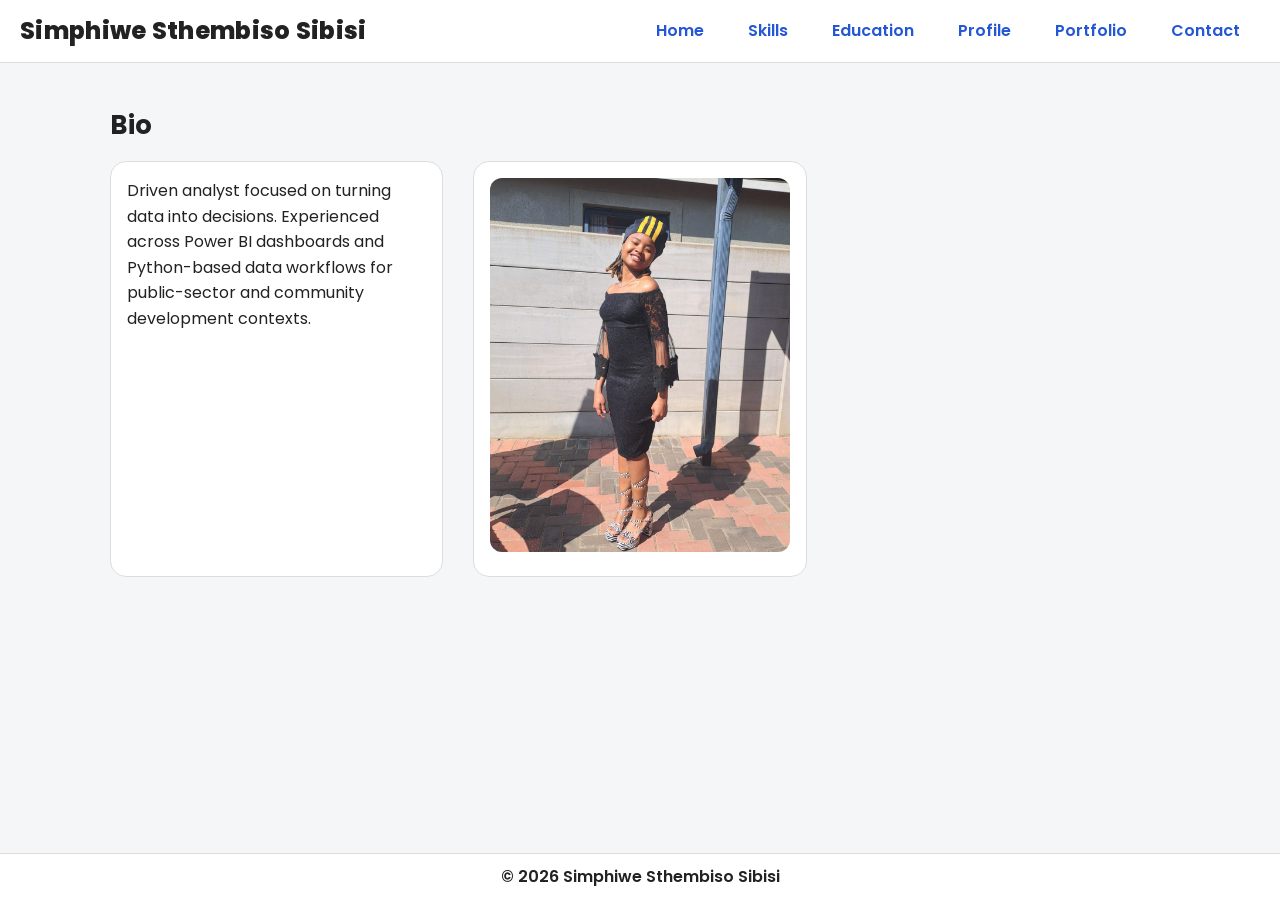
<file: bio.html>
<!doctype html>
<html><head>
  <title>Bio • Simphiwe Sthembiso Sibisi</title>
  
    <meta charset="UTF-8">
    <meta name="viewport" content="width=device-width, initial-scale=1.0">
    <link rel="stylesheet" href="stylesheet.css">
    <link href='https://fonts.googleapis.com/css2?family=Poppins:wght@400;600;800&display=swap' rel='stylesheet'>
    <script defer src="index.js"></script>

</head><body>
  
<header>
  <div id="brand"><h2>Simphiwe Sthembiso Sibisi</h2></div>
  <nav class="desktop">
    <a href="index.html">Home</a>
    <a href="skills.html">Skills</a>
    <a href="education.html">Education</a>
    <a href="profile.html">Profile</a>
    <a href="portfolio.html">Portfolio</a>
    <a href="contact.html">Contact</a>
  </nav>
  <button id="hamburger" aria-label="Open menu">
    <span></span><span></span><span></span>
  </button>
</header>
<nav class="mobile" id="mobileMenu">
  <a href="home.html">Home</a>
  <a href="skills.html">Skills</a>
  <a href="education.html">Education</a>
  <a href="profile.html">Profile</a>
  <a href="portfolio.html">Portfolio</a>
  <a href="contact.html">Contact</a>
</nav>

  <main class="container">
    <h1 class="section-title">Bio</h1>
    <div class="grid">
      <div class="card">
        <p>Driven analyst focused on turning data into decisions. Experienced across Power BI dashboards and Python-based data workflows for public-sector and community development contexts.</p>
      </div>
      <div class="card">
        <img src="bio.jpg" alt="Nelisiwe Sibisi" style="width:100%;border-radius:12px;object-fit:cover">
      </div>
    </div>
  </main>
  
  <div class="footer">
    <p>© 2026 Simphiwe Sthembiso Sibisi </p>
  </div>

</body></html>
</file>
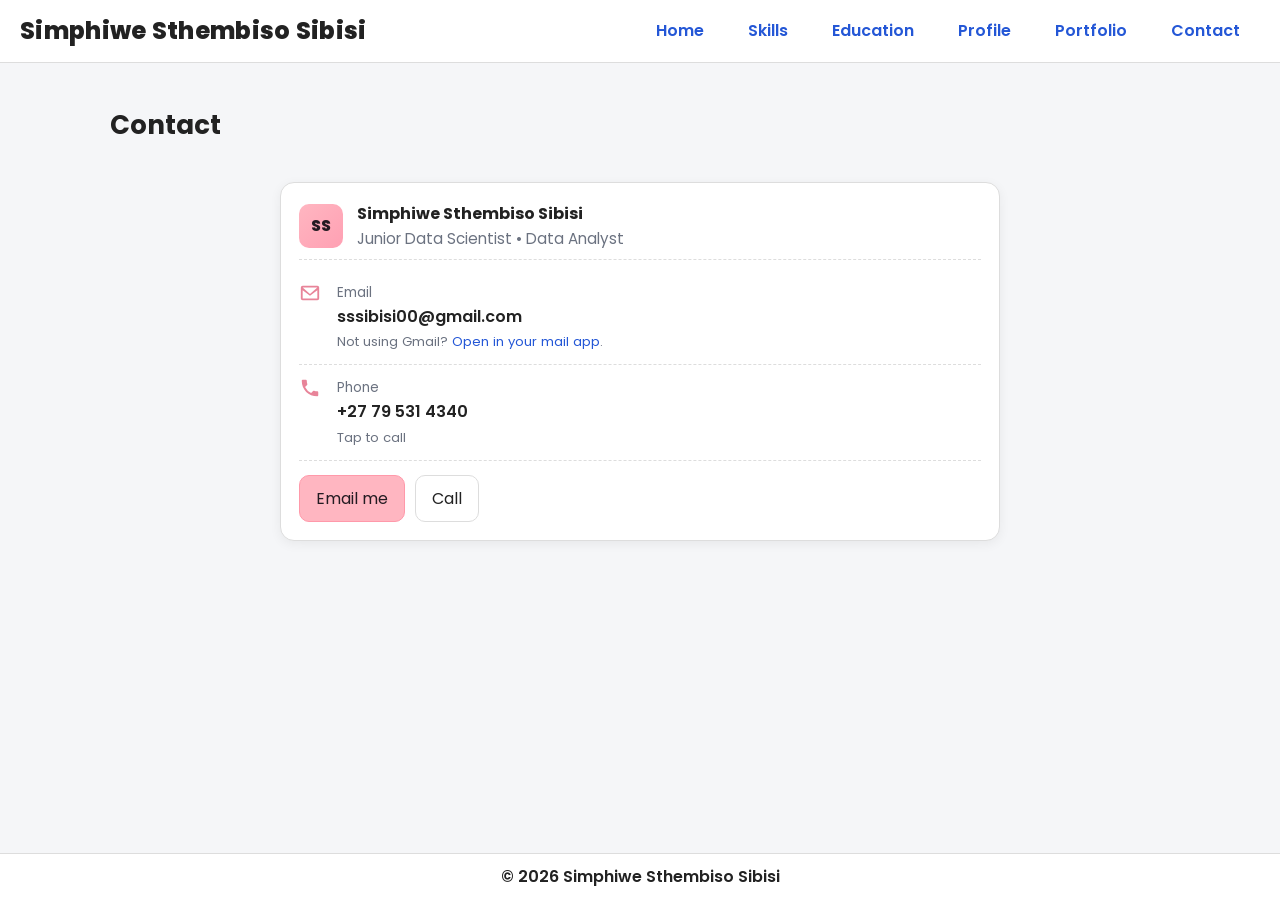
<file: contact.html>
<!doctype html>
<html><head>
  <title>Contact • Simphiwe Sthembiso Sibisi</title>
  
    <meta charset="UTF-8">
    <meta name="viewport" content="width=device-width, initial-scale=1.0">
    <link rel="stylesheet" href="stylesheet.css">
    <link href='https://fonts.googleapis.com/css2?family=Poppins:wght@400;600;800&display=swap' rel='stylesheet'>
    <script defer src="index.js"></script>

</head><body>
  
<header>
  <div id="brand"><h2>Simphiwe Sthembiso Sibisi</h2></div>
  <nav class="desktop">
    <a href="index.html">Home</a>
    <a href="skills.html">Skills</a>
    <a href="education.html">Education</a>
    <a href="profile.html">Profile</a>
    <a href="portfolio.html">Portfolio</a>
    <a href="contact.html">Contact</a>
  </nav>
  <button id="hamburger" aria-label="Open menu">
    <span></span><span></span><span></span>
  </button>
</header>
<nav class="mobile" id="mobileMenu">
  <a href="index.html">Home</a>
  <a href="skills.html">Skills</a>
  <a href="education.html">Education</a>
  <a href="profile.html">Profile</a>
  <a href="portfolio.html">Portfolio</a>
  <a href="contact.html">Contact</a>
</nav>
<!-- Contact Card -->
<section class="contact-section">
  <h2>Contact</h2>

  <div class="contact-card" role="region" aria-label="Contact details">
    <div class="contact-header">
      <div class="avatar" aria-hidden="true">SS</div>
      <div>
        <div class="contact-name">Simphiwe Sthembiso Sibisi</div>
        <div class="contact-role">Junior Data Scientist • Data Analyst</div>
        
      </div>
    </div>

    <ul class="contact-list">
      <!-- Email (Gmail compose) -->
      <li>
        <span class="icon" aria-hidden="true">
          <!-- envelope -->
          <svg viewBox="0 0 24 24"><path d="M4 4h16a2 2 0 0 1 2 2v12a2
          2 0 0 1-2 2H4a2 2 0 0 1-2-2V6a2
          2 0 0 1 2-2zm0 2v.01L12 13l8-6.99V6H4zm16
          12V9l-8 6-8-6v9h16z"/></svg>
        </span>
        <div class="contact-item">
          <div class="label">Email</div>
          <a class="value" 
             href="https://mail.google.com/mail/?view=cm&fs=1&to=sssibisi00@gmail.com&su=Hello%20Nelisiwe"
             target="_blank" rel="noopener">sssibisi00@gmail.com</a>
          <div class="hint">
            Not using Gmail? <a href="mailto:sssibisi00@gmail.com">Open in your mail app</a>.
          </div>
        </div>
      </li>

      <!-- Phone -->
      <li>
        <span class="icon" aria-hidden="true">
          <!-- phone -->
          <svg viewBox="0 0 24 24"><path d="M6.6 10.8a15.1 15.1 0 0 0 6.6 6.6l2.2-2.2a1
          1 0 0 1 1.03-.24c1.12.37 2.33.57 3.57.57a1
          1 0 0 1 1 1V20a1 1 0 0 1-1 1C10.3 21 3 13.7 3
          4a1 1 0 0 1 1-1h3.5a1 1 0 0 1 1 1c0 1.24.2 2.45.57
          3.57a1 1 0 0 1-.24 1.03L6.6 10.8z"/></svg>
        </span>
        <div class="contact-item">
          <div class="label">Phone</div>
          <a class="value" href="tel:+27XXXXXXXXX">+27 79 531 4340</a>
          <div class="hint">Tap to call</div>
        </div>
      </li>
    </ul>

    <div class="contact-actions">
      <a class="btn primary" 
         href="https://mail.google.com/mail/?view=cm&fs=1&to=sssibisi00@gmail.com&su=Hello%20Nelisiwe"
         target="_blank" rel="noopener">Email me</a>
      <a class="btn" href="tel:+27XXXXXXXXX">Call</a>
      <!-- Optional extras -->
      <!-- <a class="btn" href="https://wa.me/27XXXXXXXXX" target="_blank" rel="noopener">WhatsApp</a> -->
      <!-- <a class="btn" href="https://www.linkedin.com/in/your-handle" target="_blank" rel="noopener">LinkedIn</a> -->
    </div>
  </div>
</section>
<br><br><br>
<style>

:root{
--bg:#f5f6f8;
--card:#ffffff;
--ink:#222222;
--muted:#6b7280;
--line:#dddddd;
--accent:#ffb6c1;
}

body{
background:var(--bg);
color:var(--ink);
}

.contact-section{
max-width:1100px;
margin:0 auto;
padding:28px 20px 90px;
}

.contact-section h2{
font-size:26px;
margin:14px 0 35px;
color:#222222;
}

.contact-card{
background:var(--card);
border:1px solid var(--line);
border-radius:14px;
padding:18px;
max-width:720px;
margin:6px auto 32px;
box-shadow:0 3px 12px rgba(0,0,0,.06);
}

.contact-header{
display:flex;
gap:14px;
align-items:center;
margin-bottom:8px;
}

.avatar{
width:44px;
height:44px;
border-radius:10px;
background:linear-gradient(135deg,var(--accent),#ffa0b3);
color:#241b22;
display:grid;
place-items:center;
font-weight:800;
letter-spacing:.5px;
}

.contact-name{
font-weight:700;
color:#222222;
}

.contact-role{
color:var(--muted);
font-size:.95rem;
}

.contact-location{
color:var(--muted);
font-size:.9rem;
}

.contact-list{
list-style:none;
padding:10px 0 0;
margin:0;
border-top:1px dashed var(--line);
}

.contact-list li{
display:grid;
grid-template-columns:28px 1fr;
gap:10px;
padding:12px 0;
border-bottom:1px dashed var(--line);
}

.icon svg{
width:22px;
height:22px;
fill:#e88499;
}

.label{
color:var(--muted);
font-size:.85rem;
}

.value{
color:#222222;
text-decoration:none;
font-weight:600;
}

.value:hover{
text-decoration:underline;
}

.hint{
font-size:.82rem;
color:var(--muted);
margin-top:2px;
}

.hint a{
color:#2457d6;
}

.contact-actions{
display:flex;
flex-wrap:wrap;
gap:10px;
padding-top:14px;
}

.btn{
display:inline-block;
padding:10px 16px;
border:1px solid var(--line);
border-radius:10px;
background:#ffffff;
color:#222222;
text-decoration:none;
transition:transform .15s ease,background .2s ease,border-color .2s ease;
}

.btn:hover{
transform:translateY(-1px);
background:#f5f6f8;
border-color:#cccccc;
text-decoration:none;
}

.btn.primary{
background:var(--accent);
color:#241b22;
border-color:#ff99aa;
}

.btn.primary:hover{
background:#ffa0b3;
border-color:#ff7f9d;
}

@media(max-width:560px){

.contact-card{
padding:14px;
}

.contact-actions{
gap:8px;
}

}

</style>

  <div class="footer">
    <p>© 2026 Simphiwe Sthembiso Sibisi </p>
  </div>

</body></html>
</file>
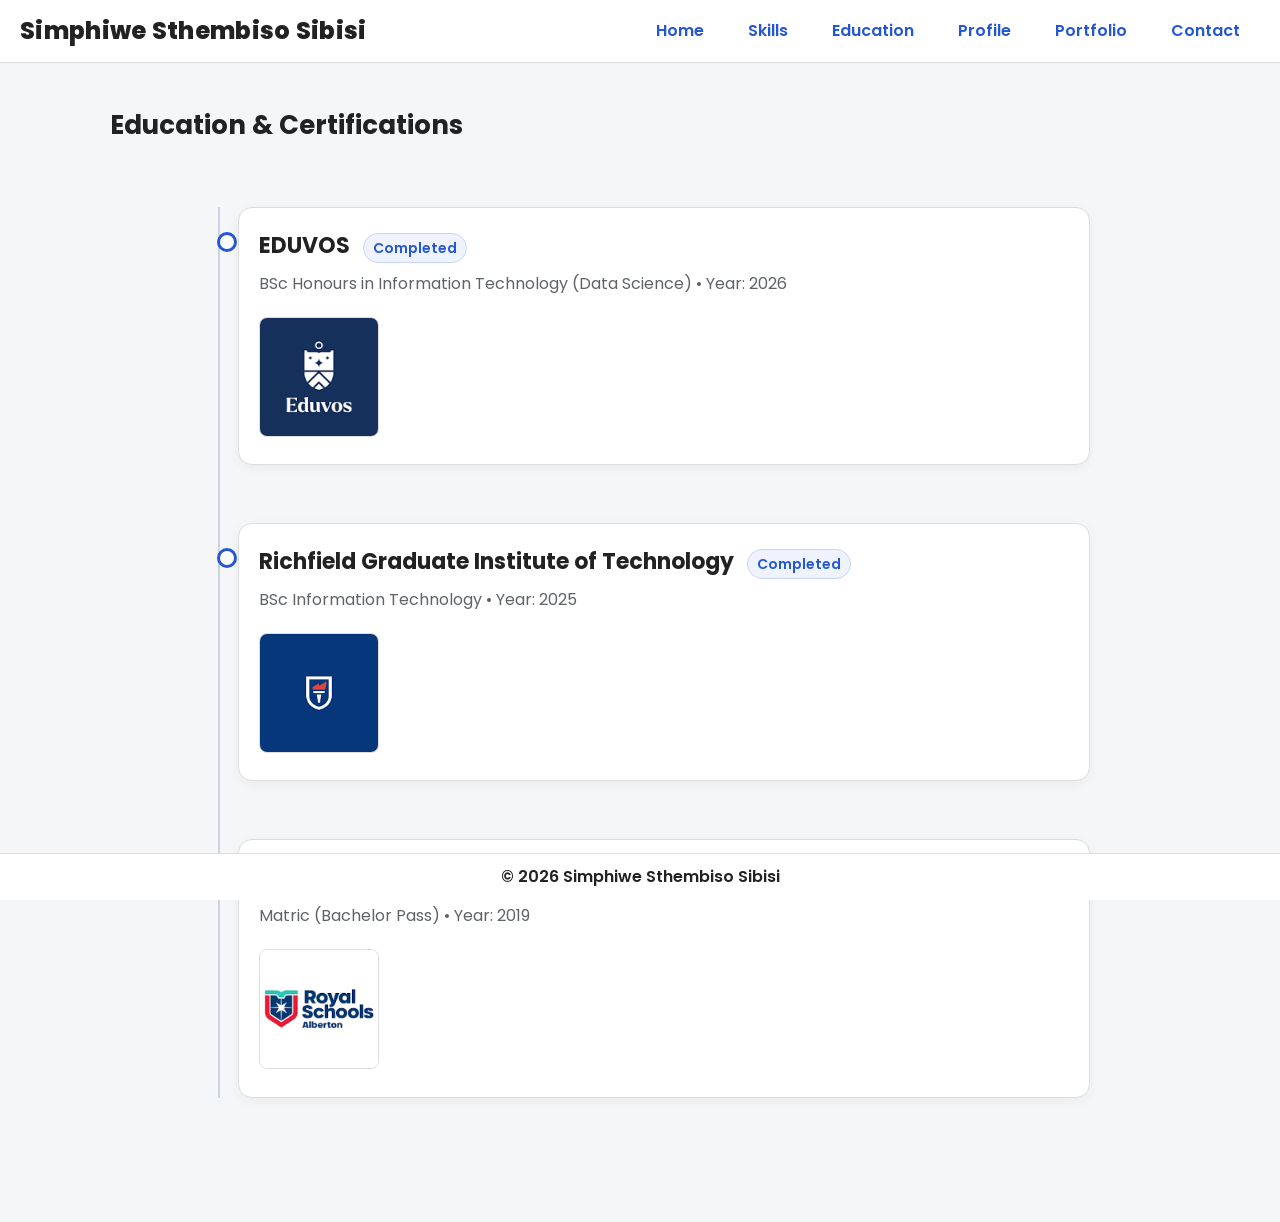
<file: education.html>
<!doctype html>
<html><head>
  <title>Education • Simphiwe Sthembiso Sibisi</title>
  
    <meta charset="UTF-8">
    <meta name="viewport" content="width=device-width, initial-scale=1.0">
    <link rel="stylesheet" href="stylesheet.css">
    <link href='https://fonts.googleapis.com/css2?family=Poppins:wght@400;600;800&display=swap' rel='stylesheet'>
    <script defer src="index.js"></script>

</head><body>
  
<header>
  <div id="brand"><h2>Simphiwe Sthembiso Sibisi</h2></div>
  <nav class="desktop">
    <a href="index.html">Home</a>
    <a href="skills.html">Skills</a>
    <a href="education.html">Education</a>
    <a href="profile.html">Profile</a>
    <a href="portfolio.html">Portfolio</a>
    <a href="contact.html">Contact</a>
  </nav>
  <button id="hamburger" aria-label="Open menu">
    <span></span><span></span><span></span>
  </button>
</header>
<nav class="mobile" id="mobileMenu">
  <a href="index.html">Home</a>
  <a href="skills.html">Skills</a>
  <a href="education.html">Education</a>
  <a href="profile.html">Profile</a>
  <a href="portfolio.html">Portfolio</a>
  <a href="contact.html">Contact</a>
</nav>

  <main class="container">
    <h1 class="section-title">Education & Certifications</h1><br>
    <div class="timeline">

      <div class="timeline-item">
        <h3>EDUVOS
          <span class="badge">Completed</span>
        </h3>
        <div class="meta">BSc Honours in Information Technology (Data Science) • Year: 2026</div>
        <img class="item-img" src="eduvos.png" alt="Eduvos image">
      </div>
      <br>

      <div class="timeline-item">
        <h3>Richfield Graduate Institute of Technology 
          <span class="badge">Completed</span>
        </h3>
        <div class="meta">BSc Information Technology • Year: 2025</div>
        <img class="item-img" src="richfield.png" alt="Graduation image">
      </div>
      <br>

      <div class="timeline-item">
        <h3>Royal Schools of Alberton
          <span class="badge">Completed</span>
        </h3>
        <div class="meta">Matric (Bachelor Pass) • Year: 2019</div>
        <img class="item-img" src="matric.png" alt="Matric image">
      </div>

    </div>
    <br><br><br>
  </main>
  
  <div class="footer">
    <p>© 2026 Simphiwe Sthembiso Sibisi </p>
  </div>

</body></html>
</file>
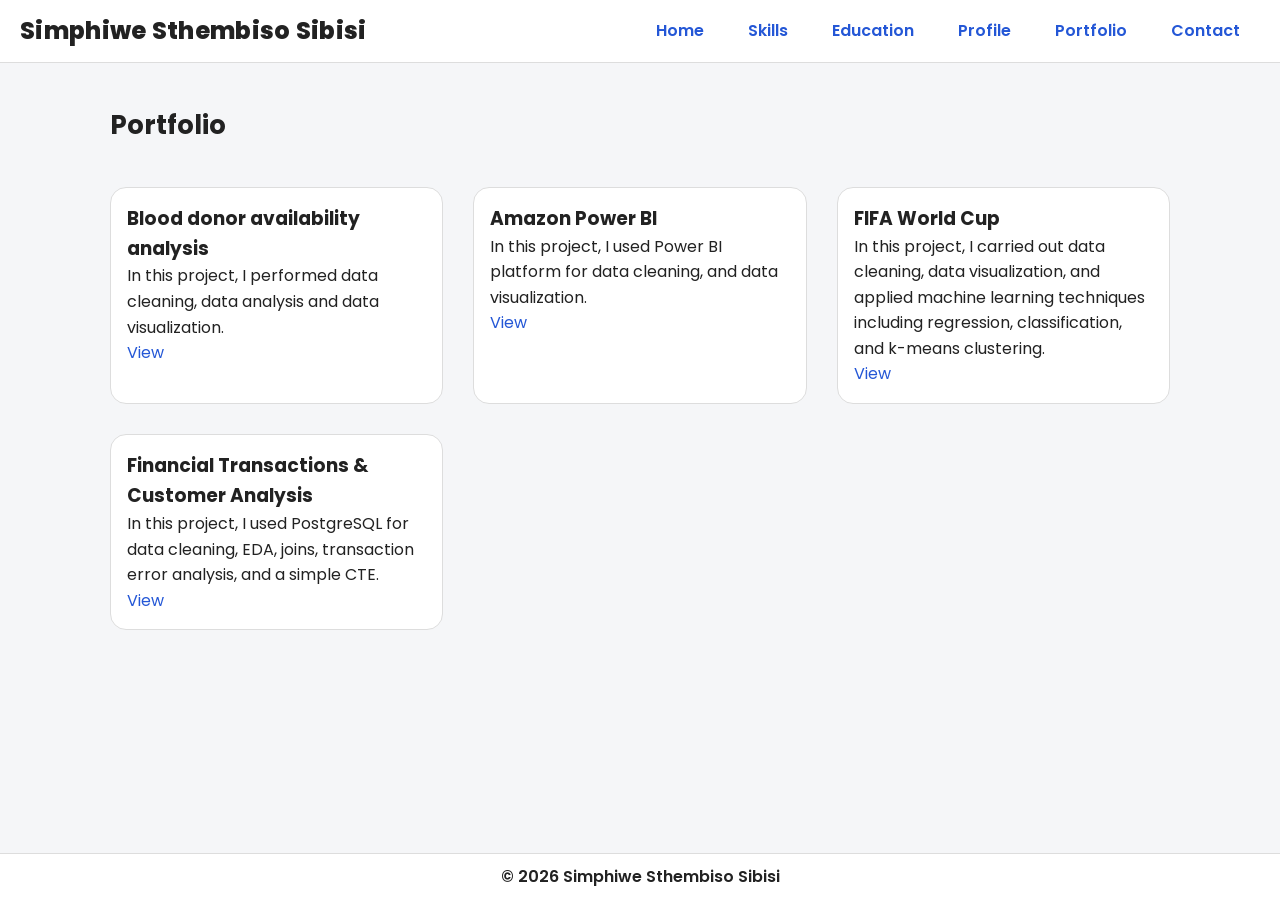
<file: portfolio.html>
<!doctype html>
<html><head>
  <title>Portfolio • Simphiwe Sthembiso Sibisi</title>
  
    <meta charset="UTF-8">
    <meta name="viewport" content="width=device-width, initial-scale=1.0">
    <link rel="stylesheet" href="stylesheet.css">
    <link href='https://fonts.googleapis.com/css2?family=Poppins:wght@400;600;800&display=swap' rel='stylesheet'>
    <script defer src="index.js"></script>

</head><body>
  
<header>
  <div id="brand"><h2>Simphiwe Sthembiso Sibisi</h2></div>
  <nav class="desktop">
    <a href="index.html">Home</a>
    <a href="skills.html">Skills</a>
    <a href="education.html">Education</a>
    <a href="profile.html">Profile</a>
    <a href="portfolio.html">Portfolio</a>
    <a href="contact.html">Contact</a>
  </nav>
  <button id="hamburger" aria-label="Open menu">
    <span></span><span></span><span></span>
  </button>
</header>
<nav class="mobile" id="mobileMenu">
  <a href="index.html">Home</a>
  <a href="skills.html">Skills</a>
  <a href="education.html">Education</a>
  <a href="profile.html">Profile</a>
  <a href="portfolio.html">Portfolio</a>
  <a href="contact.html">Contact</a>
</nav>

  <main class="container">
    <h1 class="section-title">Portfolio</h1><br>
    <div class="grid">
      <div class="card"><h3>Blood donor availability analysis</h3>
        <p>In this project, I performed data cleaning, data analysis and data visualization.</p>
        <a href="Datasets/blood_donor.html ">View</a>
      </div>
      <div class="card">
        <h3>Amazon Power BI</h3>
        <p>In this project, I used Power BI platform for data cleaning, and data visualization.</p>
        <a href="Amazon PBi.html ">View</a>
      </div>
      <div class="card">
        <h3>FIFA World Cup</h3>
        <p>In this project, I carried out data cleaning, data visualization, and applied machine learning techniques including regression, classification, and k-means clustering.</p>
        <a href="FIFA.html ">View</a>
      </div>
      <div class="card">
        <h3>Financial Transactions & Customer Analysis</h3>
        <p>In this project, I used PostgreSQL for data cleaning, EDA, joins, transaction error analysis, and a simple CTE.</p>
        <a href="sql-project.html">View</a>
      </div>


    </div>
    <br><br><br>
  </main>
  
  <div class="footer">
    <p>© 2026 Simphiwe Sthembiso Sibisi </p>
  </div>

</body></html>
</file>
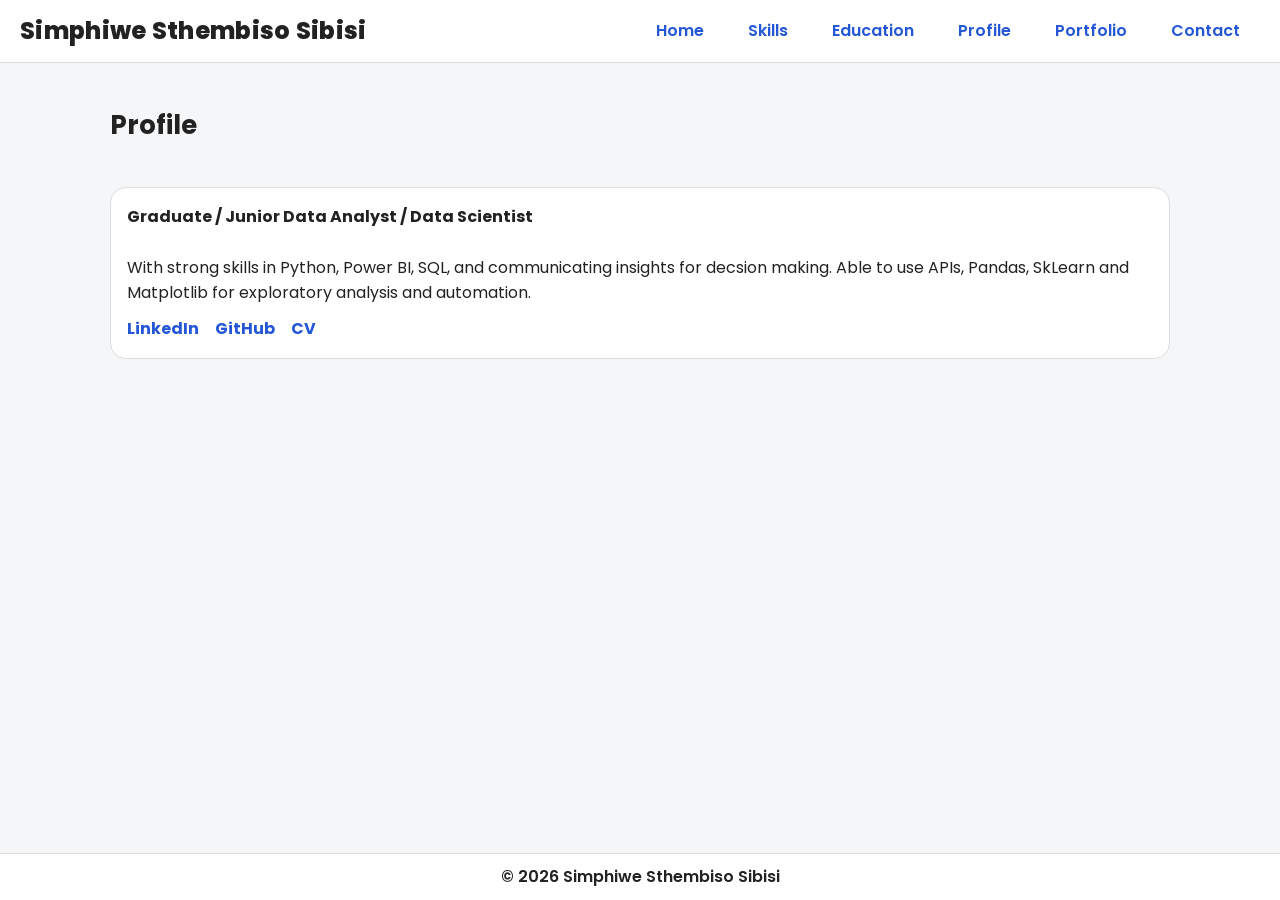
<file: profile.html>
<!doctype html>
<html><head>
  <title>Profile • Simphiwe Sthembiso Sibisi</title>
  
    <meta charset="UTF-8">
    <meta name="viewport" content="width=device-width, initial-scale=1.0">
    <link rel="stylesheet" href="stylesheet.css">
    <link href='https://fonts.googleapis.com/css2?family=Poppins:wght@400;600;800&display=swap' rel='stylesheet'>
    <script defer src="index.js"></script>

</head><body>
  
<header>
  <div id="brand"><h2>Simphiwe Sthembiso Sibisi</h2></div>
  <nav class="desktop">
    <a href="index.html">Home</a>
    <a href="skills.html">Skills</a>
    <a href="education.html">Education</a>
    <a href="profile.html">Profile</a>
    <a href="portfolio.html">Portfolio</a>
    <a href="contact.html">Contact</a>
  </nav>
  <button id="hamburger" aria-label="Open menu">
    <span></span><span></span><span></span>
  </button>
</header>
<nav class="mobile" id="mobileMenu">
  <a href="index.html">Home</a>
  <a href="skills.html">Skills</a>
  <a href="education.html">Education</a>
  <a href="profile.html">Profile</a>
  <a href="portfolio.html">Portfolio</a>
  <a href="contact.html">Contact</a>
</nav>

  <main class="container">
    <h1 class="section-title">Profile</h1><br>
    <div class="card">
      <p><b>Graduate / Junior Data Analyst / Data Scientist</b></p><br>
      <p>With strong skills in Python, Power BI, SQL, and communicating insights for decsion making. Able to use APIs, Pandas, SkLearn and Matplotlib for exploratory analysis and automation.</p>
      <div class="links" style="margin-top:10px">
        <a href="https://www.linkedin.com/in/simphiwe-sibisi-659a55214" target="_blank" rel="noopener">LinkedIn</a>
        <a href="https://github.com/sssibisi00" target="_blank" rel="noopener">GitHub</a>
        <a href="CV Data Science.pdf"  download>CV</a>
      
      </div>
    </div>
    <br><br><br>
  </main>
  
  <div class="footer">
    <p>© 2026 Simphiwe Sthembiso Sibisi</p>
  </div>

</body></html>
</file>
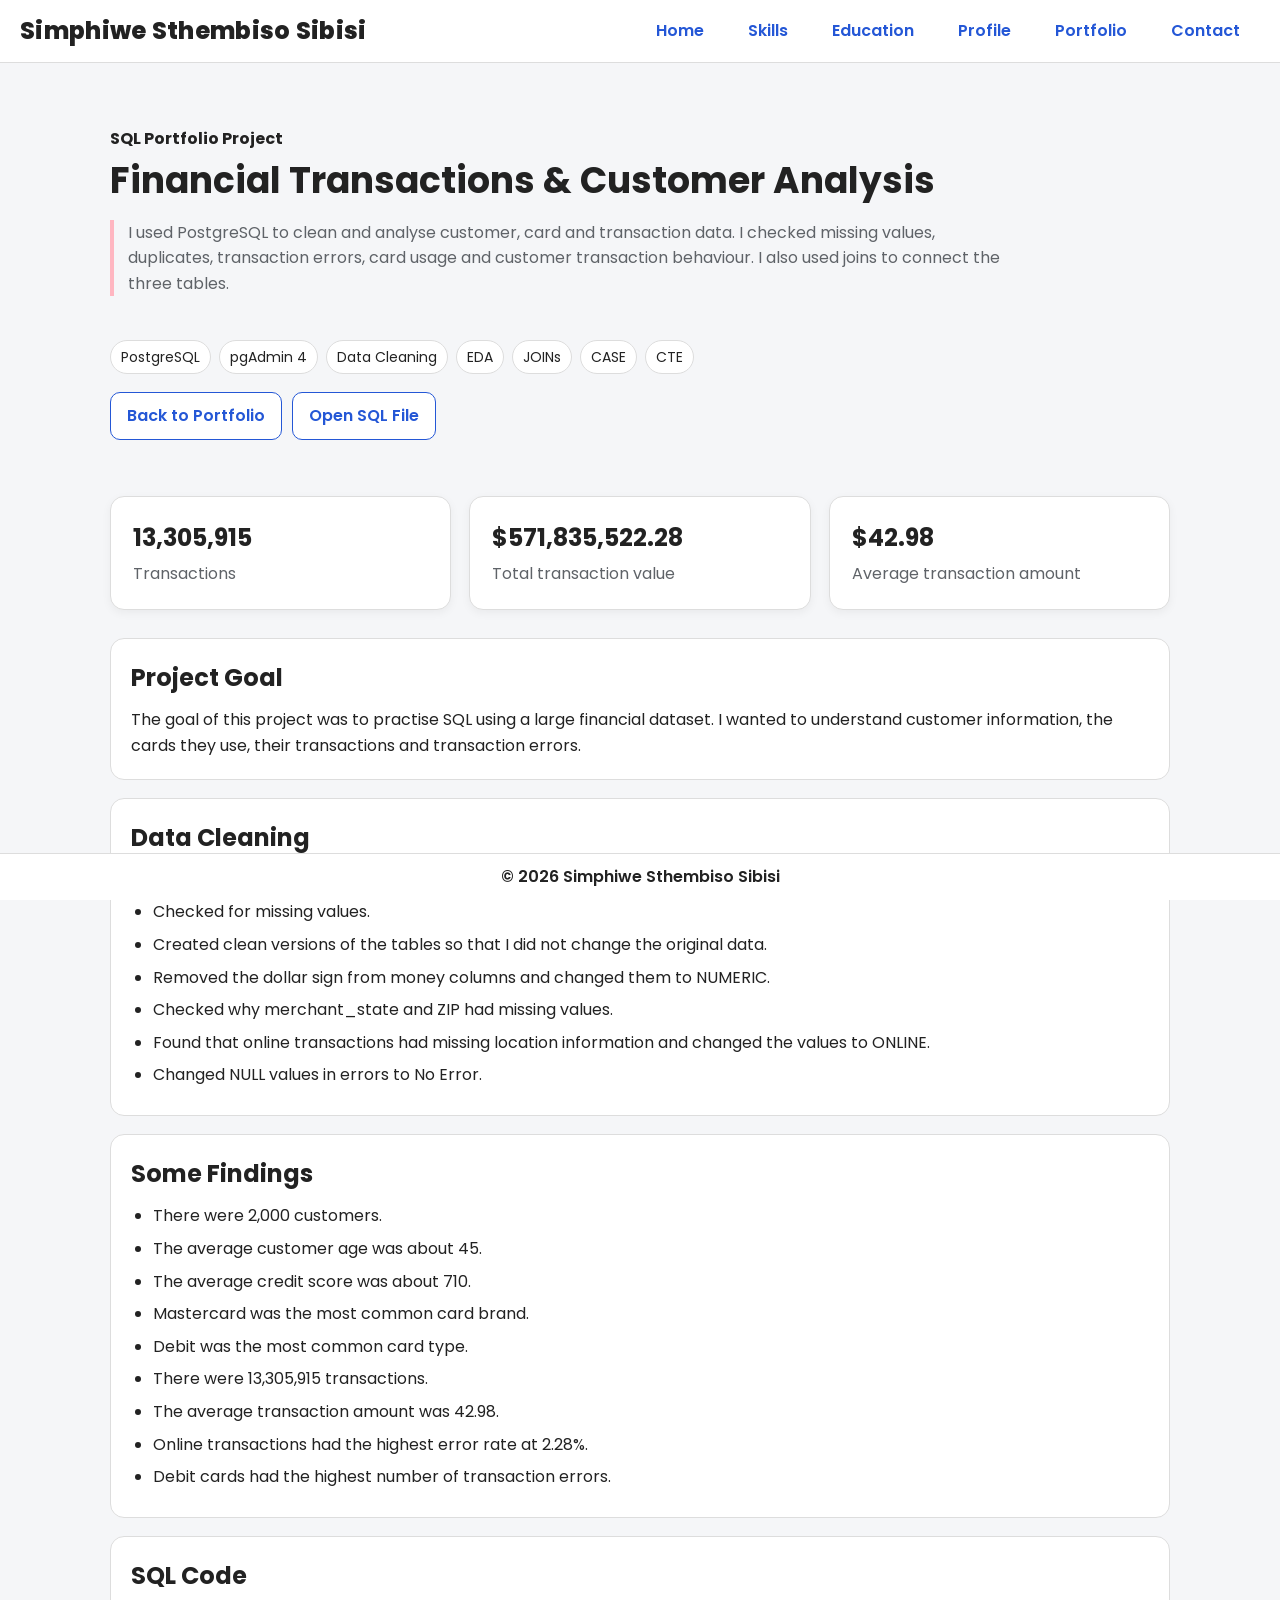
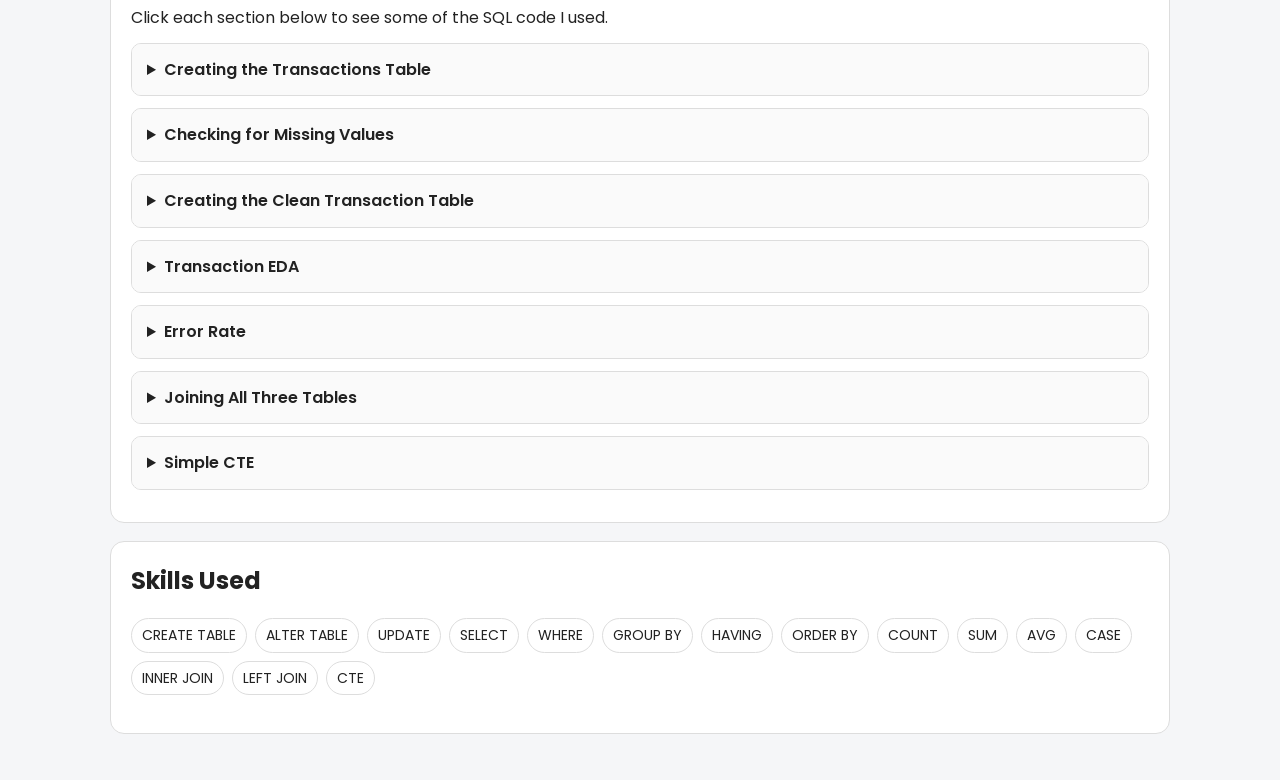
<file: sql-project.html>
<!doctype html>
<html>

<head>

  <title>SQL Project • Simphiwe Sthembiso Sibisi</title>

  <meta charset="UTF-8">
  <meta name="viewport" content="width=device-width, initial-scale=1.0">

  <link rel="stylesheet" href="stylesheet.css">

  <link href="https://fonts.googleapis.com/css2?family=Poppins:wght@400;600;800&display=swap" rel="stylesheet">

  <script defer src="index.js"></script>

</head>

<body>

<header>

  <div id="brand">
    <h2>Simphiwe Sthembiso Sibisi</h2>
  </div>

  <nav class="desktop">

    <a href="index.html">Home</a>
    <a href="skills.html">Skills</a>
    <a href="education.html">Education</a>
    <a href="profile.html">Profile</a>
    <a href="portfolio.html">Portfolio</a>
    <a href="contact.html">Contact</a>

  </nav>

  <button id="hamburger" aria-label="Open menu">
    <span></span>
    <span></span>
    <span></span>
  </button>

</header>

<nav class="mobile" id="mobileMenu">

  <a href="index.html">Home</a>
  <a href="skills.html">Skills</a>
  <a href="education.html">Education</a>
  <a href="profile.html">Profile</a>
  <a href="portfolio.html">Portfolio</a>
  <a href="contact.html">Contact</a>

</nav>


<main class="container">

<section class="sql-project-hero">

  <p><strong>SQL Portfolio Project</strong></p>

  <h1>Financial Transactions & Customer Analysis</h1>

  <p class="sql-project-intro">
    I used PostgreSQL to clean and analyse customer, card and transaction data.
    I checked missing values, duplicates, transaction errors, card usage and customer
    transaction behaviour. I also used joins to connect the three tables.
  </p><br>

  <div class="sql-tags">

    <span class="sql-tag">PostgreSQL</span>
    <span class="sql-tag">pgAdmin 4</span>
    <span class="sql-tag">Data Cleaning</span>
    <span class="sql-tag">EDA</span>
    <span class="sql-tag">JOINs</span>
    <span class="sql-tag">CASE</span>
    <span class="sql-tag">CTE</span>

  </div>

  <div class="sql-actions">

    <a class="sql-btn" href="portfolio.html">Back to Portfolio</a>

    <a class="sql-btn"
       href="financial_transactions_sql_analysis.sql"
       target="_blank">
       Open SQL File
    </a>

  </div>

</section>


<div class="sql-stats">

  <div class="sql-stat">
    <strong>13,305,915</strong>
    <span>Transactions</span>
  </div>

  <div class="sql-stat">
    <strong>$571,835,522.28</strong>
    <span>Total transaction value</span>
  </div>

  <div class="sql-stat">
    <strong>$42.98</strong>
    <span>Average transaction amount</span>
  </div>

</div>


<section class="sql-section">

  <h2>Project Goal</h2>

  <p>
    The goal of this project was to practise SQL using a large financial dataset.
    I wanted to understand customer information, the cards they use,
    their transactions and transaction errors.
  </p>

</section>


<section class="sql-section">

  <h2>Data Cleaning</h2>

  <ul>

    <li>Checked for duplicate IDs.</li>

    <li>Checked for missing values.</li>

    <li>Created clean versions of the tables so that I did not change the original data.</li>

    <li>Removed the dollar sign from money columns and changed them to NUMERIC.</li>

    <li>Checked why merchant_state and ZIP had missing values.</li>

    <li>Found that online transactions had missing location information and changed the values to ONLINE.</li>

    <li>Changed NULL values in errors to No Error.</li>

  </ul>

</section>


<section class="sql-section">

  <h2>Some Findings</h2>

  <ul>

    <li>There were 2,000 customers.</li>

    <li>The average customer age was about 45.</li>

    <li>The average credit score was about 710.</li>

    <li>Mastercard was the most common card brand.</li>

    <li>Debit was the most common card type.</li>

    <li>There were 13,305,915 transactions.</li>

    <li>The average transaction amount was 42.98.</li>

    <li>Online transactions had the highest error rate at 2.28%.</li>

    <li>Debit cards had the highest number of transaction errors.</li>

  </ul>

</section>


<section class="sql-section">

  <h2>SQL Code</h2>

  <p>
    Click each section below to see some of the SQL code I used.
  </p>


  <details>

    <summary>Creating the Transactions Table</summary>

    <pre><code>-- Creating the transactions table
-- Amount is TEXT because the original data has a $ sign

CREATE TABLE transactions_data (
id INTEGER,
date TIMESTAMP,
client_id INTEGER,
card_id INTEGER,
amount TEXT,
use_chip TEXT,
merchant_id BIGINT,
merchant_city TEXT,
merchant_state TEXT,
zip TEXT,
mcc INTEGER,
errors TEXT
);</code></pre>

  </details>


  <details>

    <summary>Checking for Missing Values</summary>

    <pre><code>-- Checking missing values in transactions

SELECT COUNT(*) FILTER (WHERE id IS NULL) AS missing_transaction_id,
COUNT(*) FILTER (WHERE date IS NULL) AS missing_date,
COUNT(*) FILTER (WHERE client_id IS NULL) AS missing_customer_id,
COUNT(*) FILTER (WHERE card_id IS NULL) AS missing_card_id,
COUNT(*) FILTER (WHERE amount IS NULL) AS missing_amount,
COUNT(*) FILTER (WHERE merchant_id IS NULL) AS missing_merchant_id,
COUNT(*) FILTER (WHERE merchant_city IS NULL) AS missing_merchant_city,
COUNT(*) FILTER (WHERE merchant_state IS NULL) AS missing_merchant_state,
COUNT(*) FILTER (WHERE mcc IS NULL) AS missing_mcc,
COUNT(*) FILTER (WHERE errors IS NULL) AS missing_errors
FROM transactions_data;

-- Output:
-- Merchant_state had missing values
-- Errors also had many missing values</code></pre>

  </details>


  <details>

    <summary>Creating the Clean Transaction Table</summary>

    <pre><code>-- Creating a clean transaction table
-- Removing $ from amount and changing amount to NUMERIC

CREATE TABLE clean_transactions_data AS
SELECT id AS transaction_id,
date,
client_id AS customer_id,
card_id,
REPLACE(amount,'$','')::NUMERIC AS amount,
use_chip,
merchant_id,
merchant_city,
CASE
WHEN use_chip='Online Transaction'
AND merchant_state IS NULL
THEN 'Online / N/A'
ELSE merchant_state
END AS merchant_state,
zip,
mcc,
errors
FROM transactions_data;</code></pre>

  </details>


  <details>

    <summary>Transaction EDA</summary>

    <pre><code>-- Checking total transactions, total value
-- and average transaction amount

SELECT COUNT(*) AS total_transactions,
ROUND(SUM(amount),2) AS total_transaction_value,
ROUND(AVG(amount),2) AS average_transaction_amount
FROM clean_transactions_data;

-- Output:
-- Total transactions = 13305915
-- Total transaction value = 571835522.28
-- Average transaction amount = 42.98</code></pre>

  </details>


  <details>

    <summary>Error Rate</summary>

    <pre><code>-- Checking error rate by transaction method

SELECT use_chip,
COUNT(*) AS total_transactions,
SUM(CASE
WHEN errors&lt;&gt;'No Error'
THEN 1
ELSE 0
END) AS transactions_with_errors,
ROUND(
100.0 * SUM(
CASE
WHEN errors&lt;&gt;'No Error'
THEN 1
ELSE 0
END
) / COUNT(*),2
) AS error_rate_percentage
FROM clean_transactions_data
GROUP BY use_chip
ORDER BY error_rate_percentage DESC;

-- Output:
-- Online = 2.28%
-- Chip = 1.51%
-- Swipe = 1.49%</code></pre>

  </details>


  <details>

    <summary>Joining All Three Tables</summary>

    <pre><code>-- Joining all three tables

SELECT t.transaction_id,
t.date,
t.amount,
u.customer_id,
u.current_age,
u.gender,
u.credit_score,
c.card_brand,
c.card_type,
c.credit_limit
FROM clean_transactions_data t
JOIN clean_cards_data c
ON t.card_id=c.card_id
JOIN clean_users_data u
ON t.customer_id=u.customer_id
LIMIT 20;</code></pre>

  </details>


  <details>

    <summary>Simple CTE</summary>

    <pre><code>-- Using a CTE to first count transactions for each customer
-- Then showing the top 10 customers with the most transactions

WITH customer_transactions AS (
SELECT customer_id,
COUNT(*) AS total_transactions
FROM clean_transactions_data
GROUP BY customer_id
)

SELECT customer_id,
total_transactions
FROM customer_transactions
ORDER BY total_transactions DESC
LIMIT 10;

-- Output:
-- Top 10 customers with the highest number of transactions</code></pre>

  </details>

</section>


<section class="sql-section">

  <h2>Skills Used</h2>

  <div class="sql-tags">

    <span class="sql-tag">CREATE TABLE</span>
    <span class="sql-tag">ALTER TABLE</span>
    <span class="sql-tag">UPDATE</span>
    <span class="sql-tag">SELECT</span>
    <span class="sql-tag">WHERE</span>
    <span class="sql-tag">GROUP BY</span>
    <span class="sql-tag">HAVING</span>
    <span class="sql-tag">ORDER BY</span>
    <span class="sql-tag">COUNT</span>
    <span class="sql-tag">SUM</span>
    <span class="sql-tag">AVG</span>
    <span class="sql-tag">CASE</span>
    <span class="sql-tag">INNER JOIN</span>
    <span class="sql-tag">LEFT JOIN</span>
    <span class="sql-tag">CTE</span>

  </div>

</section>


</main>


<div class="footer">

  <p>© 2026 Simphiwe Sthembiso Sibisi</p>

</div>


</body>

</html>
</file>
<file: stylesheet.css>
*{box-sizing:border-box;margin:0;padding:0}
body{
font-family:'Poppins',sans-serif;
background:#f5f6f8;
color:#222222;
line-height:1.6
}

a{
color:#2457d6;
text-decoration:none
}

a:hover{
  text-decoration:underline
}

.container{
  max-width:1100px;
  margin:0 auto;
  padding:28px 20px
}

header{
  position:sticky;
  top:0;z-index:10;
  display:flex;
  align-items:center;
  justify-content:space-between;
  background:#ffffff;
  border-bottom:1px solid #dddddd;
  padding:12px 20px
}

#brand h2{
  font-weight:800;
  letter-spacing:.3px;
  color:#222222
}

header nav.desktop a{
  margin:0 10px;
  font-weight:600;
  padding:6px 10px;
  border-radius:8px
}

header nav.desktop a:hover{
  background:#f0f2f5
}

#hamburger{
  display:none;
  background:transparent;
  border:0;cursor:pointer
}

#hamburger span{
  display:block;
  width:28px;
  height:3px;
  background:#222222;
  margin:5px 0;
  border-radius:2px
}

nav.mobile{
  display:none;
  flex-direction:column;
  background:#ffffff;
  border-bottom:1px solid #dddddd
}

nav.mobile a{
  padding:12px 20px;
  border-top:1px solid #eeeeee
}

.hero{
  padding:40px 0;
  text-align:center
}

.hero h1{
  font-size:34px;
  margin-bottom:6px
}

.typewriter{
  font-weight:600;
  font-size:24px;
  min-height:24px
}

.cursor::after{
  content:'|';
  margin-left:2px;
  animation:blink 1s steps(1) infinite
}

@keyframes blink{
  50%{opacity:0}
}

.grid{
  display:grid;
  grid-template-columns:repeat(auto-fill,minmax(280px,1fr));
  gap:30px
}

.card{
  background:#ffffff;
  border:1px solid #dddddd;
  border-radius:16px;
  padding:16px
}

.section-title{
  font-size:26px;
  margin:14px 0
}

.skills-img{
  max-width:520px;
  width:100%;
  display:block;
  margin:10px auto;
  border-radius:12px;
  background:#fff
}

.timeline{
  position:relative;
  margin:20px auto;
  max-width:900px;
  padding-left:48px
}

.timeline:before{
  content:'';
  position:absolute;
  left:28px;
  top:0;
  bottom:0;
  width:2px;
  background:#cbd5e1
}

.timeline-item{
  position:relative;
  margin:16px 0;
  padding:20px;
  background:#ffffff;
  border:1px solid #dddddd;
  border-radius:14px;
  color:#222222;
  box-shadow:0 3px 12px rgba(0,0,0,.05);
}

.timeline-item:before{
  content:'';
  position:absolute;
  left:-22px;
  top:24px;
  width:14px;
  height:14px;
  border:3px solid #2457d6;
  background:#ffffff;
  border-radius:50%;
}

.timeline-item h3{
  font-size:22px;
  margin-bottom:8px;
  color:#222222
}

.meta{
  color:#5f6368;
  font-size:16px;
  margin-bottom:12px;
}

.badge{
display:inline-block;
padding:3px 9px;
border-radius:999px;
border:1px solid #c7d5f5;
background:#eef3ff;
color:#2457d6;
font-size:14px;
font-weight:600;
margin-left:8px;
}

.item-img{
width:120px;
height:120px;
object-fit:cover;
border-radius:8px;
border:1px solid #dddddd;
margin-top:8px;
}

@media(max-width:600px){

.timeline{
padding-left:35px;
}

.timeline:before{
left:18px;
}

.timeline-item:before{
left:-25px;
}

.timeline-item h3{
font-size:19px;
}

.badge{
display:block;
width:max-content;
margin-left:0;
margin-top:6px;
}

}
.links a{
  display:inline-block;
  margin-right:12px;
  font-weight:700
}

footer{
  text-align:center;
  padding:18px 0;
  margin-top:40px;
  background:#0f1526;
  border-top:1px solid #1e2a44
}

@media(max-width:820px){
  header nav.desktop{display:none}
  #hamburger{display:block}
  #mobileMenu.show{display:flex}
}

.footer{
  position:fixed;
  left:0;
  bottom:0;
  width:100%;
  z-index:20;
  background:#ffffff;
  border-top:1px solid #dddddd;
}

.footer p{
  text-align:center;
  font-size:16px;
  font-weight:600;
  color:#222222;
  padding:10px 0;
  margin:0;
}

/* SQL Project Page */

.sql-project-hero{
  padding:35px 0 20px
}

.sql-project-hero h1{
  font-size:36px;
  margin-bottom:10px
}

.sql-project-intro{
  color:#5f6368;
  max-width:900px;
  border-left:4px solid #ffb6c1;
  padding-left:14px;
}

.sql-tags{
  display:flex;
  flex-wrap:wrap;
  gap:8px;
  margin:18px 0
}

.sql-tag{
  display:inline-block;
  padding:5px 10px;
  border-radius:999px;
  border:1px solid #dddddd;
  background:#ffffff;
  color:#222222;
  font-size:14px
}

.sql-stats{
  display:grid;
  grid-template-columns:repeat(auto-fit,minmax(260px,1fr));
  gap:18px;
  margin:22px 0 28px;
}

.sql-stat{
  background:#ffffff;
  border:1px solid #dddddd;
  border-radius:14px;
  padding:22px;
  color:#222222;
  box-shadow:0 3px 10px rgba(0,0,0,.05);
}

.sql-stat strong{
  display:block;
  font-size:24px;
  font-weight:700;
  color:#222222;
  margin-bottom:4px;
}

.sql-stat span{
  color:#5f6368;
  font-size:16px;
}

.sql-section{
  background:#ffffff;
  border:1px solid #dddddd;
  border-radius:14px;
  padding:20px;
  margin:18px 0
}

.sql-section h2{
  margin-bottom:10px
}

.sql-section ul{
  padding-left:22px
}

.sql-section li{
  margin:7px 0
}

.sql-actions{
  display:flex;
  flex-wrap:wrap;
  gap:10px;
  margin:14px 0
}

.sql-btn{
  display:inline-block;
  padding:10px 16px;
  border-radius:10px;
  background:#ffffff;
  border:1px solid #2457d6;
  color:#2457d6;
  font-weight:600;
  text-decoration:none;
}

.sql-btn:hover{
  background:#2457d6;
  color:#ffffff;
  text-decoration:none;
}
.sql-section details{
  border:1px solid #dddddd;
  border-radius:10px;
  margin:12px 0;
  overflow:hidden
}

.sql-section summary{
  cursor:pointer;
  padding:13px 15px;
  font-weight:600;
  background:#fafafa;
  color:#222222
}

.sql-section pre{
  margin:0;
  padding:18px;
  overflow:auto;
  background:#111827;
  color:#f5f5f5;
  font-size:13px;
  line-height:1.55
}

.sql-section code{
  font-family:Consolas,Monaco,"Courier New",monospace
}

.sql-footer{
  text-align:center;
  padding:18px 0;
  margin-top:40px;
  background:#0f1526;
  border-top:1px solid #1e2a44
}

@media(max-width:760px){

  .sql-stats{
    .sql-stat{
    background:#ffffff;
    border:1px solid #dddddd;
    border-radius:14px;
    padding:18px;
    color:#222222
}
  }

  .sql-project-hero h1{
    font-size:29px
  }

}
</file>
